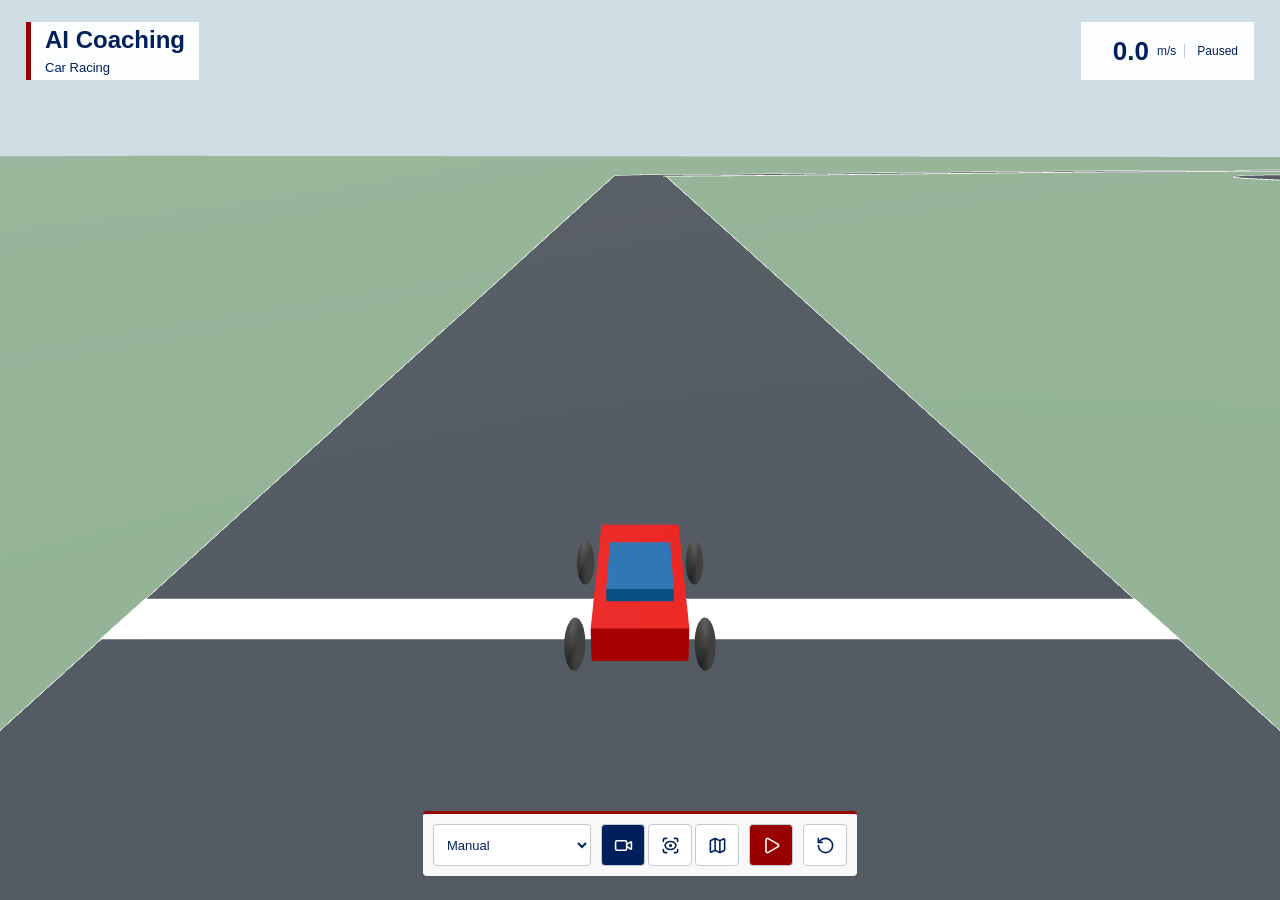
<file: car-mjx/index.html>
<!doctype html>
<html lang="en"><head><meta charset="UTF-8"><meta name="viewport" content="width=device-width, initial-scale=1.0"><title>AI Coaching | Car Racing</title>  <script type="module" crossorigin src="./assets/index-Bff6vose.js"></script>
  <link rel="stylesheet" crossorigin href="./assets/index-x-QyHPdZ.css">
</head>
<body><main id="scene"></main><header><div class="brand"><h1>AI Coaching</h1><span>Car Racing</span></div><div class="telemetry"><strong id="speed">0.0</strong><span>m/s</span><span id="status" role="status">Loading physics</span></div></header>
<footer><select id="mode" aria-label="Driver"><option value="manual">Manual</option><option value="reference">Reference controller</option></select><div class="cameras" role="group" aria-label="Camera"><button data-view="follow" title="Follow camera" aria-label="Follow camera" aria-pressed="true"><i data-lucide="video"></i></button><button data-view="driver" title="Driver camera" aria-label="Driver camera" aria-pressed="false"><i data-lucide="scan-eye"></i></button><button data-view="overview" title="Track overview" aria-label="Track overview" aria-pressed="false"><i data-lucide="map"></i></button></div><button id="pause" title="Resume" aria-label="Resume"><i data-lucide="play"></i></button><button id="reset" title="Reset" aria-label="Reset"><i data-lucide="rotate-ccw"></i></button></footer>
<div class="touch-controls"><button data-drive="left" aria-label="Steer left" title="Steer left"><i data-lucide="arrow-left"></i></button><button data-drive="right" aria-label="Steer right" title="Steer right"><i data-lucide="arrow-right"></i></button><button data-drive="brake" aria-label="Brake" title="Brake"><i data-lucide="square"></i></button><button data-drive="gas" aria-label="Accelerate" title="Accelerate"><i data-lucide="arrow-up"></i></button></div></body></html>
</file>
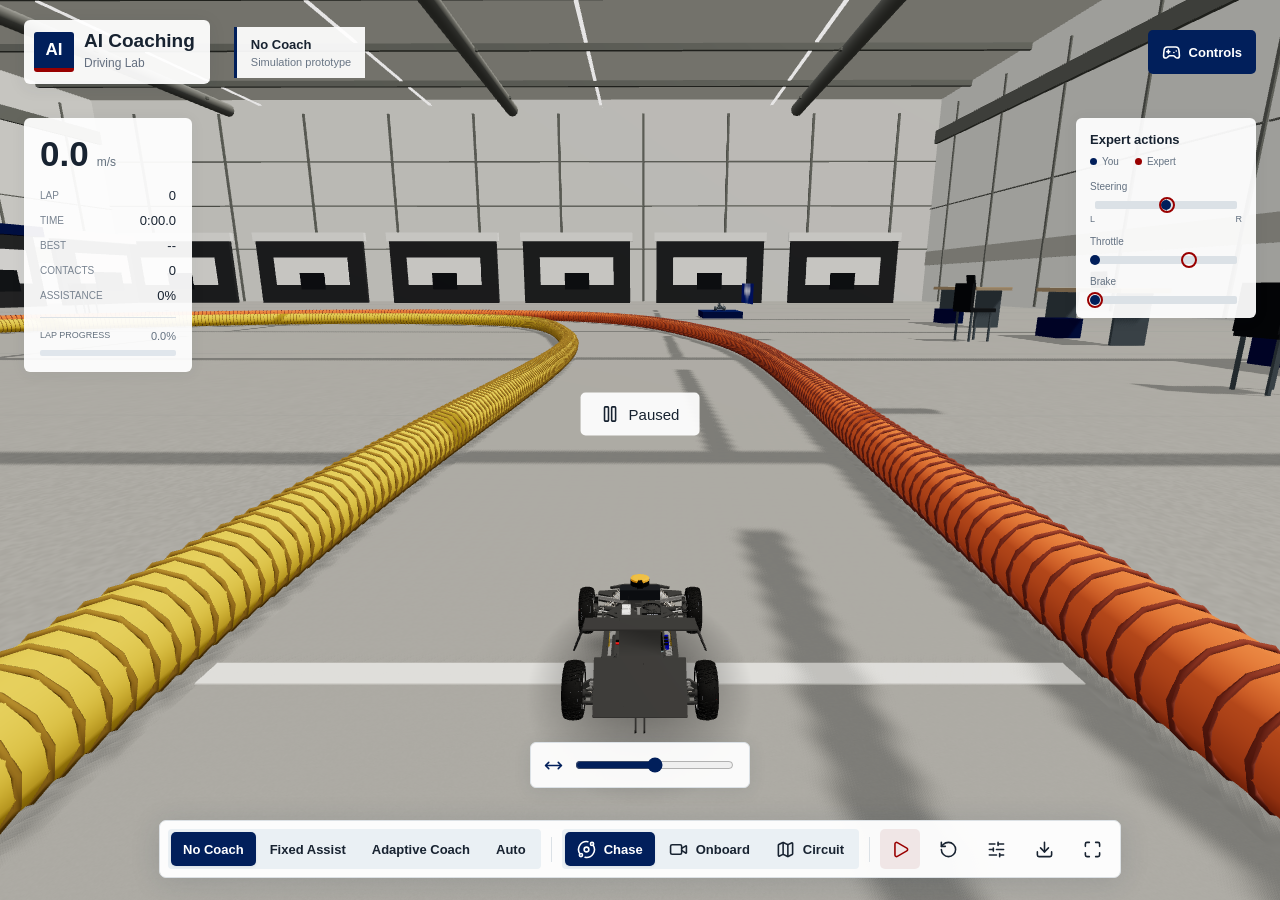
<file: car/index.html>
<!doctype html>
<html lang="en">
<head><meta charset="UTF-8"/><meta name="viewport" content="width=device-width,initial-scale=1,viewport-fit=cover"/><meta name="theme-color" content="#011f5b"/><meta name="darkreader-lock"/><title>AI Coaching | Driving Lab</title><link rel="icon" href="data:,"/>  <script type="module" crossorigin src="/car/assets/index-zDp0T7pw.js"></script>
  <link rel="stylesheet" crossorigin href="/car/assets/index-Cx9lZ_3p.css">
</head>
<body>
  <canvas id="world" aria-label="Three-dimensional RoboRacer driving circuit"></canvas>
  <header>
    <div class="brand"><div class="mark">AI</div><div><h1>AI Coaching</h1><span>Driving Lab</span></div></div>
    <div class="session"><span id="mode-label">No Coach</span><span class="prototype" id="phase-label">Simulation prototype</span></div>
    <button id="controls" class="help" title="Controls (H)"><i data-lucide="gamepad-2"></i><span>Controls</span></button>
  </header>
  <aside class="telemetry" aria-label="Driving telemetry">
    <div class="speed"><strong id="speed">0.0</strong><span>m/s</span></div>
    <dl><div><dt>LAP</dt><dd id="laps">0</dd></div><div><dt>TIME</dt><dd id="timer">0:00.0</dd></div><div><dt>BEST</dt><dd id="best">--</dd></div><div><dt>CONTACTS</dt><dd id="hits">0</dd></div><div><dt>ASSISTANCE</dt><dd id="assistance">0%</dd></div></dl>
    <div class="lap-progress"><div><span id="lap-progress-label">LAP PROGRESS</span><output id="lap-percent">0.0%</output></div><progress id="lap-progress" max="1" value="0" aria-label="Lap progress"></progress></div>
  </aside>
  <aside id="expert-actions" class="expert-actions" aria-label="Expert action display">
    <h2>Expert actions</h2><div class="command-legend"><span class="human">You</span><span class="expert">Expert</span></div>
    <div class="command-row"><span>Steering</span><div class="command-track steering"><b data-command="steer-human" class="human" role="img"></b><b data-command="steer-expert" class="expert" role="img"></b></div><div class="command-endpoints"><span>L</span><span>R</span></div></div>
    <div class="command-row"><span>Throttle</span><div class="command-track"><b data-command="throttle-human" class="human" role="img"></b><b data-command="throttle-expert" class="expert" role="img"></b></div></div>
    <div class="command-row"><span>Brake</span><div class="command-track"><b data-command="brake-human" class="human" role="img"></b><b data-command="brake-expert" class="expert" role="img"></b></div></div>
  </aside>
  <div id="paused" class="pause-state"><i data-lucide="pause"></i><span>Paused</span></div>
  <div id="loading" role="status">Loading circuit...</div>
  <div id="toast" role="status" aria-live="polite"></div>
  <div class="mouse-steering" title="Hold and drag to steer; release for keyboard control">
    <i data-lucide="move-horizontal"></i><input id="mouse-steer" type="range" min="-1" max="1" value="0" step=".01" aria-label="Hold and drag to steer"/>
  </div>
  <div class="touch-controls" aria-label="Touch driving controls">
    <div class="touch-steering"><i data-lucide="move-horizontal"></i><input id="touch-steer" type="range" min="-1" max="1" value="0" step=".01" aria-label="Steering"/></div>
    <button data-pedal="brake" title="Brake or reverse"><i data-lucide="octagon-pause"></i></button>
    <button data-pedal="throttle" title="Accelerate"><i data-lucide="chevrons-up"></i></button>
  </div>
  <footer class="toolbar">
    <div class="segmented driving-modes" role="group" aria-label="Driving mode"><button data-mode="manual" aria-pressed="true">No Coach</button><button data-mode="fixed" aria-pressed="false" disabled>Fixed Assist</button><button data-mode="coach" aria-pressed="false" disabled>Adaptive Coach</button><button data-mode="expert" aria-pressed="false" title="Autonomous IL driver (2 m/s maximum)" disabled>Auto</button></div>
    <div class="separator"></div>
    <div class="segmented cameras" role="group" aria-label="Camera"><button data-view="chase" aria-pressed="true" title="Chase camera" aria-label="Chase camera"><i data-lucide="orbit"></i><span>Chase</span></button><button data-view="onboard" aria-pressed="false" title="Onboard camera" aria-label="Onboard camera"><i data-lucide="video"></i><span>Onboard</span></button><button data-view="circuit" aria-pressed="false" title="Circuit camera" aria-label="Circuit camera"><i data-lucide="map"></i><span>Circuit</span></button></div>
    <div class="separator"></div>
    <button id="pause" class="icon" title="Resume (Space)" aria-label="Resume"><i data-lucide="play"></i></button>
    <button id="recover" class="icon" title="Return to track (R)" aria-label="Return to track"><i data-lucide="rotate-ccw"></i></button>
    <button id="settings" class="icon" title="Settings" aria-label="Settings"><i data-lucide="sliders-horizontal"></i></button>
    <button id="export" class="icon" title="Download session" aria-label="Download session"><i data-lucide="download"></i></button>
    <button id="fullscreen" class="icon" title="Fullscreen" aria-label="Fullscreen"><i data-lucide="maximize"></i></button>
  </footer>
  <dialog id="controls-dialog">
    <div class="dialog-head"><h2>Driving Controls</h2><button data-close class="icon" aria-label="Close controls" title="Close"><i data-lucide="x"></i></button></div>
    <div class="control-grid"><section><h3>Keyboard / mouse</h3><div class="key-row"><kbd data-key="KeyW">W</kbd><span>Accelerate</span></div><div class="key-row"><kbd data-key="KeyS">S</kbd><span>Brake / reverse</span></div><div class="key-row"><kbd data-key="KeyA">A</kbd><kbd data-key="KeyD">D</kbd><span>Steer</span></div><div class="key-row"><i data-lucide="move-horizontal"></i><span>Hold and drag to steer</span></div></section>
    <section><h3>Gamepad</h3><div class="key-row"><kbd>L</kbd><span>Steer</span></div><div class="key-row"><kbd>R2 / RT</kbd><span>Accelerate</span></div><div class="key-row"><kbd>L2 / LT</kbd><span>Brake / reverse</span></div><div class="key-row"><kbd>Menu</kbd><span>Start / pause</span></div></section></div>
    <div class="input-test"><span id="device" role="status">Scanning for controller...</span><p id="pad-hint">Press any controller button to connect.</p><div><label>Steering <meter id="steer-meter" min="-1" max="1" value="0"></meter></label><label>Throttle <meter id="throttle-meter" min="0" max="1" value="0"></meter></label><label>Brake <meter id="brake-meter" min="0" max="1" value="0"></meter></label></div></div>
    <div class="shortcuts"><span><kbd>Space</kbd> Pause</span><span><kbd>R</kbd> Recover</span><span><kbd>C</kbd> Camera</span></div>
    <button id="start" class="primary"><i data-lucide="play"></i>Start driving</button>
  </dialog>
  <dialog id="settings-dialog">
    <div class="dialog-head"><h2>Session Settings</h2><button data-close class="icon" aria-label="Close settings" title="Close"><i data-lucide="x"></i></button></div>
    <label class="setting">Manual speed limit <output id="limit-label">7.0 m/s</output><input id="speed-limit" type="range" min=".8" max="7" step=".1" value="7"/></label>
    <p class="speed-note">Auto, assistance and practice tests are limited to 2.0 m/s.</p>
    <label class="setting">Fixed assistance <output id="assist-label">85%</output><input id="fixed-assistance" type="range" min="0" max="1" step=".05" value=".85"/></label>
    <label class="check"><input id="reference-line" type="checkbox"/>Reference line</label>
    <label class="check"><input id="expert-cues" type="checkbox" checked/>Expert actions</label>
    <div class="session-actions"><button id="il-drive" disabled><i data-lucide="play"></i>IL driver</button><button id="practice-session" disabled><i data-lucide="timer"></i>Practice & test</button></div>
    <button id="reset-session"><i data-lucide="rotate-ccw"></i>New session</button>
    <a class="about" href="./ABOUT.md" target="_blank" rel="noopener">Platform, sources & limitations</a>
  </dialog>
  <dialog id="results-dialog">
    <div class="dialog-head"><h2>Session Results</h2><button data-close class="icon" aria-label="Close results" title="Close"><i data-lucide="x"></i></button></div>
    <table class="session-results"><thead><tr><th>Solo test</th><th>Before</th><th>After</th></tr></thead><tbody id="session-results"></tbody></table>
  </dialog>
</body></html>
</file>
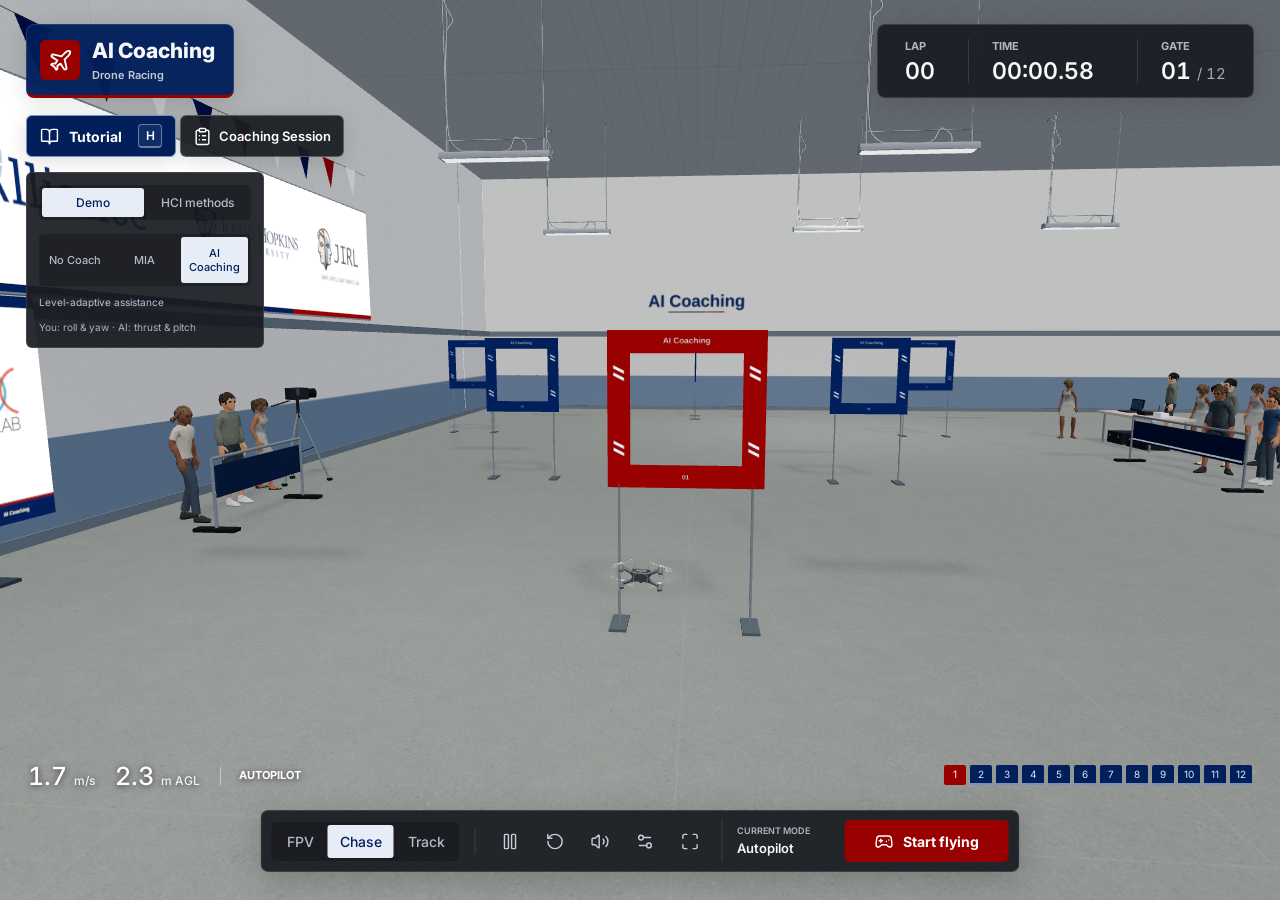
<file: coaching-session/index.html>
<!doctype html>
<html lang="en"><head><meta charset="UTF-8"><meta name="viewport" content="width=device-width,initial-scale=1,viewport-fit=cover"><meta name="theme-color" content="#011f5b"><meta name="darkreader-lock"><meta name="description" content="AI Coaching: Drone Racing in MuJoCo. Fly the original warehouse circuit with keyboard, gamepad, or the trained expert."><link rel="icon" href="data:,"><title>AI Coaching | Drone Racing</title>  <script type="module" crossorigin src="/coaching-session/assets/index-CV1IBkIm.js"></script>
  <link rel="stylesheet" crossorigin href="/coaching-session/assets/index-Baw5r-_t.css">
</head><body><main id="app"></main></body></html>
</file>
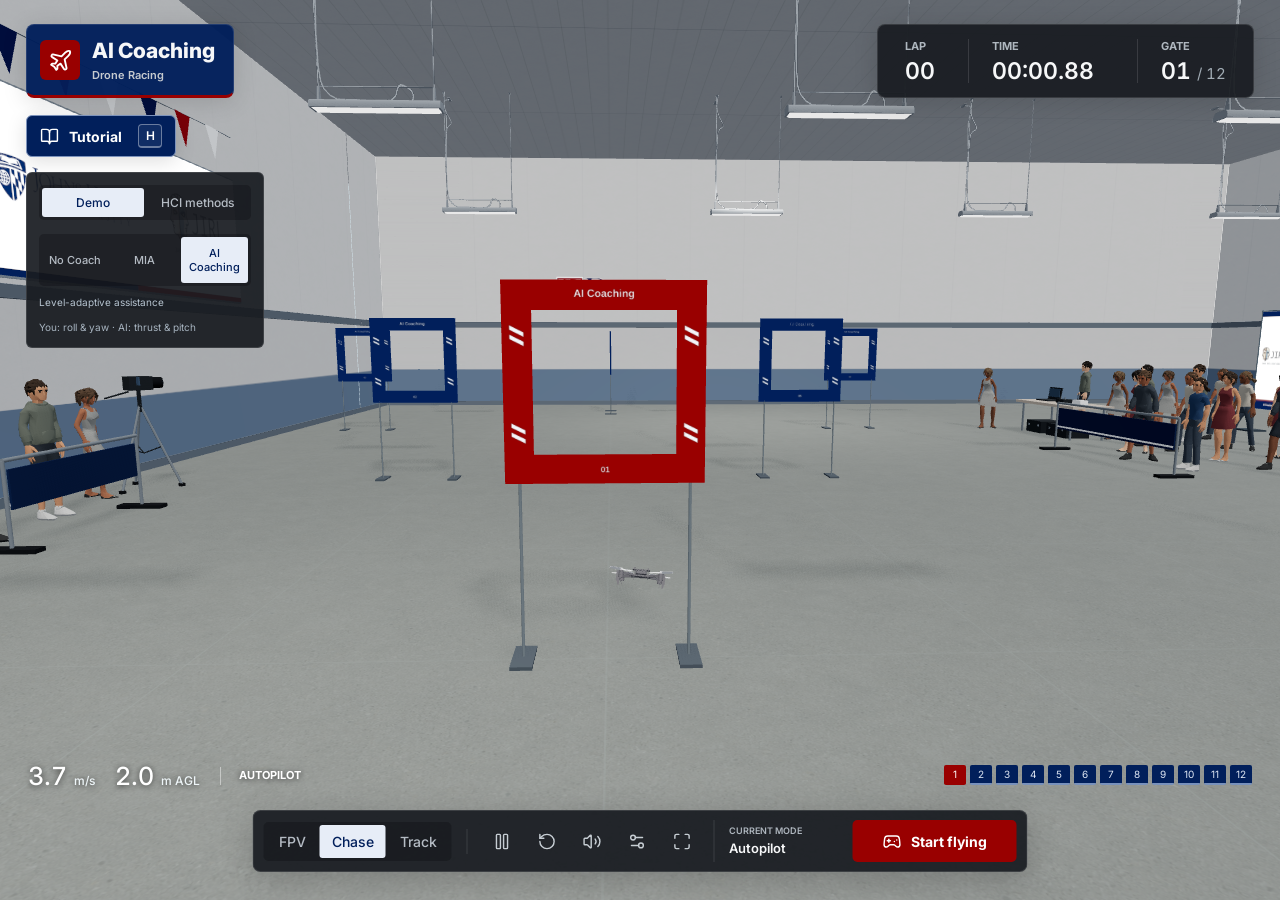
<file: demo/index.html>
<!doctype html>
<html lang="en"><head><meta charset="UTF-8"><meta name="viewport" content="width=device-width,initial-scale=1,viewport-fit=cover"><meta name="theme-color" content="#011f5b"><meta name="darkreader-lock"><meta name="description" content="AI Coaching: Drone Racing in MuJoCo. Fly the original warehouse circuit with keyboard, gamepad, or the trained expert."><link rel="icon" href="data:,"><title>AI Coaching | Drone Racing</title>  <script type="module" crossorigin src="/demo/assets/index-CLm-IV_R.js"></script>
  <link rel="stylesheet" crossorigin href="/demo/assets/index-BbvzeSdT.css">
</head><body><main id="app"></main></body></html>
</file>
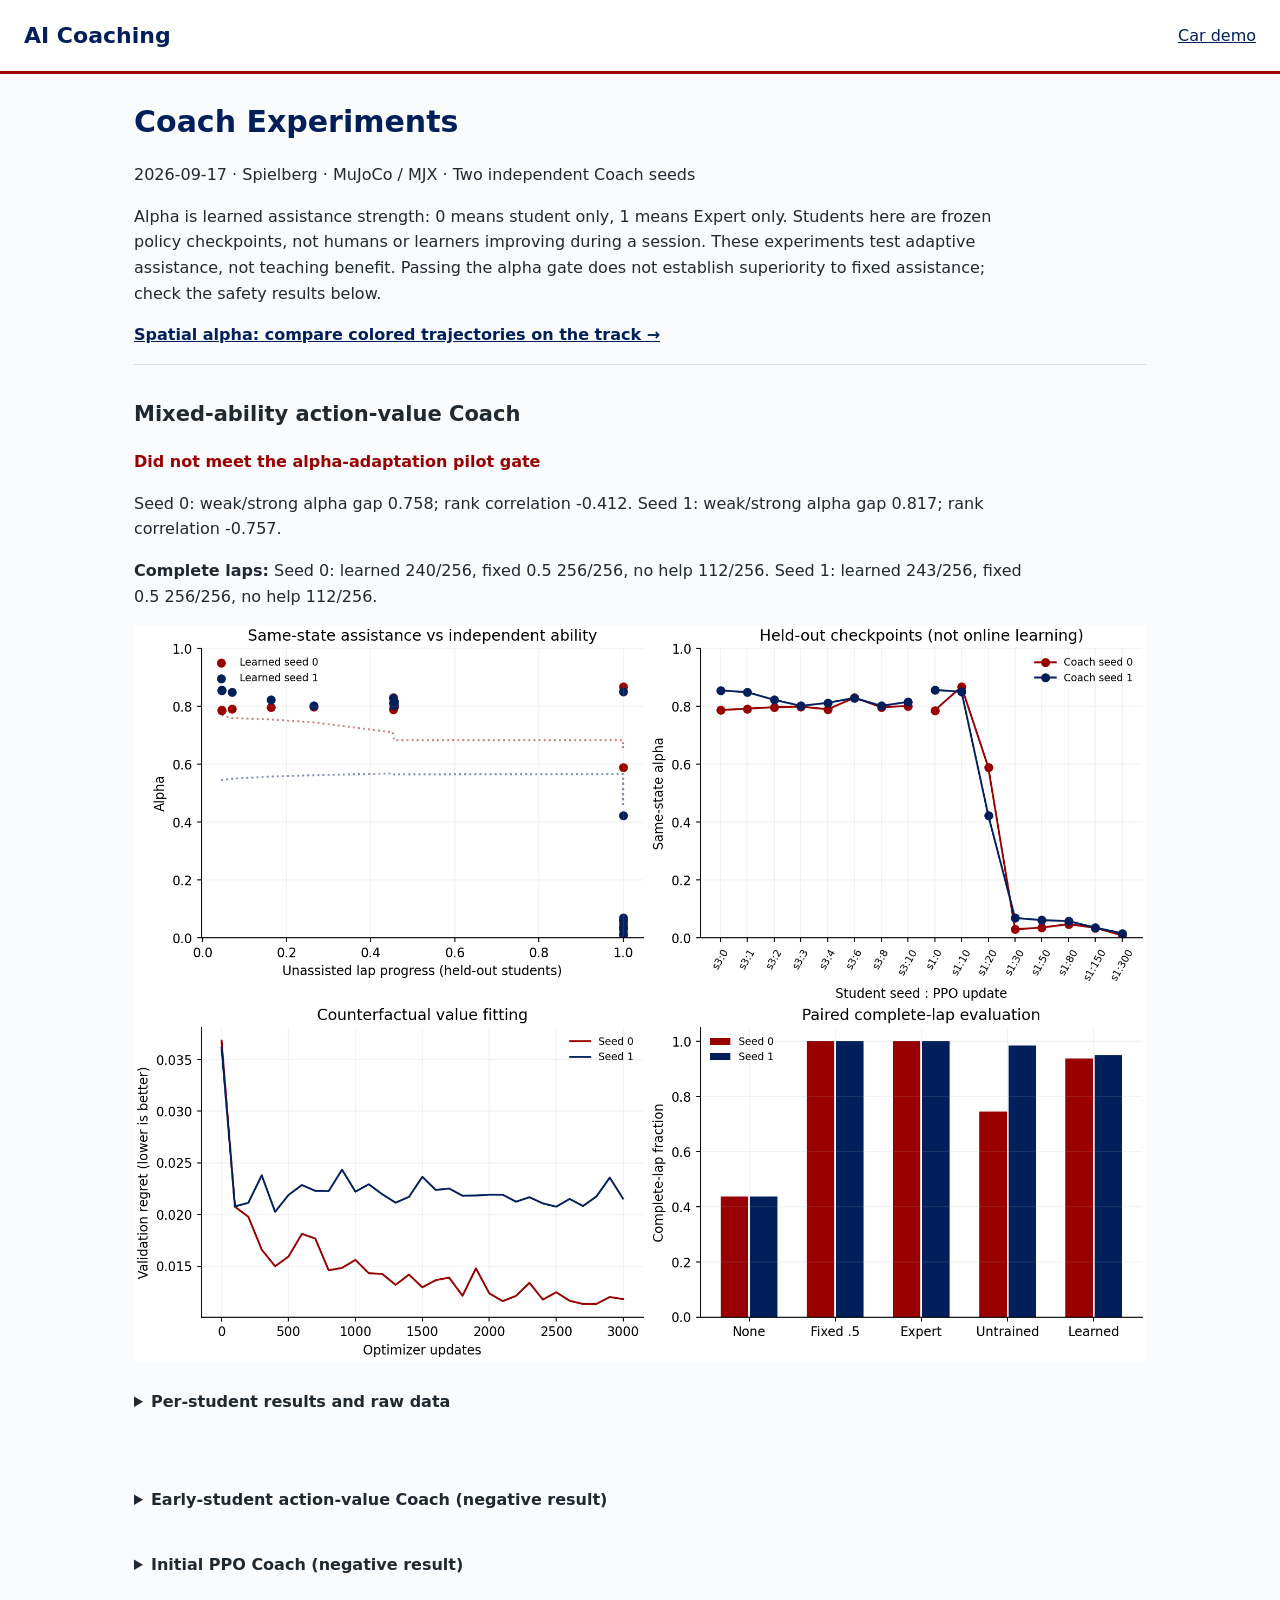
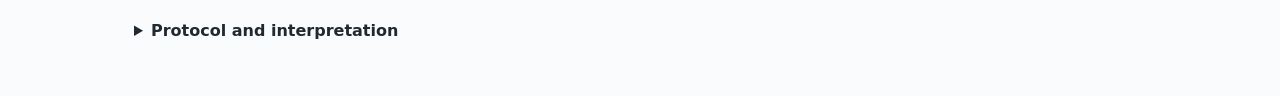
<file: car-mjx/results/index.html>
<!doctype html><html lang="en"><head><meta charset="utf-8"><meta name="viewport" content="width=device-width,initial-scale=1"><title>AI Coaching | Coach Experiments</title>
<style>*{box-sizing:border-box}body{margin:0;background:#fafbfc;color:#202830;font:16px/1.6 system-ui;letter-spacing:0}header{border-bottom:3px solid #990000;padding:18px 24px;display:flex;gap:20px;align-items:center;justify-content:space-between;background:white}header strong{color:#011f5b;font-size:22px}a{color:#011f5b}main{max-width:1060px;margin:auto;padding:24px}h1{font-size:30px;color:#011f5b;margin:0}h2{font-size:21px}.result{color:#990000;font-weight:700}section{border-top:1px solid #d8dde3;padding:16px 0}img{display:block;width:100%;height:auto}summary{cursor:pointer;font-weight:600;padding:12px 0}table{border-collapse:collapse;width:100%;font-size:14px;text-align:right}td,th{padding:8px;border-bottom:1px solid #d8dde3;white-space:nowrap}.table-scroll{overflow:auto}details{margin:16px 0}p{max-width:900px}@media(max-width:500px){main{padding:16px}header{padding:14px 16px;align-items:start}header strong{font-size:19px}h1{font-size:26px}}</style></head><body><header><strong>AI Coaching</strong><a href="../">Car demo</a></header><main><h1>Coach Experiments</h1><p>2026-09-17 · Spielberg · MuJoCo / MJX · Two independent Coach seeds</p>
<p>Alpha is learned assistance strength: 0 means student only, 1 means Expert only. Students here are frozen policy checkpoints, not humans or learners improving during a session. These experiments test adaptive assistance, not teaching benefit. Passing the alpha gate does not establish superiority to fixed assistance; check the safety results below.</p>
<p><a href="track/"><strong>Spatial alpha: compare colored trajectories on the track &rarr;</strong></a></p>
<section><h2>Mixed-ability action-value Coach</h2><p class="result">Did not meet the alpha-adaptation pilot gate</p>
<p>Seed 0: weak/strong alpha gap 0.758; rank correlation -0.412. Seed 1: weak/strong alpha gap 0.817; rank correlation -0.757.</p><p><strong>Complete laps:</strong> Seed 0: learned 240/256, fixed 0.5 256/256, no help 112/256. Seed 1: learned 243/256, fixed 0.5 256/256, no help 112/256.</p><img src="v3-curves.png" alt="Measured independent ability, same-state alpha and paired driving outcomes for two Coach seeds">
<details><summary>Per-student results and raw data</summary><div class="table-scroll"><table><thead><tr><th>Coach seed</th><th>Student seed:update</th><th>Solo laps</th><th>Same-state alpha</th><th>Coached laps</th><th>Driving alpha</th></tr></thead><tbody><tr><td>0</td><td>s3:0</td><td>0.0%</td><td>0.787</td><td>100.0%</td><td>0.868</td></tr><tr><td>0</td><td>s3:1</td><td>0.0%</td><td>0.792</td><td>87.5%</td><td>0.877</td></tr><tr><td>0</td><td>s3:2</td><td>0.0%</td><td>0.797</td><td>100.0%</td><td>0.892</td></tr><tr><td>0</td><td>s3:3</td><td>0.0%</td><td>0.799</td><td>100.0%</td><td>0.885</td></tr><tr><td>0</td><td>s3:4</td><td>0.0%</td><td>0.790</td><td>100.0%</td><td>0.886</td></tr><tr><td>0</td><td>s3:6</td><td>0.0%</td><td>0.830</td><td>100.0%</td><td>0.888</td></tr><tr><td>0</td><td>s3:8</td><td>0.0%</td><td>0.797</td><td>100.0%</td><td>0.872</td></tr><tr><td>0</td><td>s3:10</td><td>0.0%</td><td>0.801</td><td>100.0%</td><td>0.867</td></tr><tr><td>0</td><td>s1:0</td><td>0.0%</td><td>0.786</td><td>31.2%</td><td>0.820</td></tr><tr><td>0</td><td>s1:10</td><td>100.0%</td><td>0.868</td><td>100.0%</td><td>0.916</td></tr><tr><td>0</td><td>s1:20</td><td>100.0%</td><td>0.590</td><td>81.2%</td><td>0.640</td></tr><tr><td>0</td><td>s1:30</td><td>100.0%</td><td>0.030</td><td>100.0%</td><td>0.069</td></tr><tr><td>0</td><td>s1:50</td><td>100.0%</td><td>0.036</td><td>100.0%</td><td>0.066</td></tr><tr><td>0</td><td>s1:80</td><td>100.0%</td><td>0.048</td><td>100.0%</td><td>0.041</td></tr><tr><td>0</td><td>s1:150</td><td>100.0%</td><td>0.035</td><td>100.0%</td><td>0.033</td></tr><tr><td>0</td><td>s1:300</td><td>100.0%</td><td>0.009</td><td>100.0%</td><td>0.019</td></tr><tr><td>1</td><td>s3:0</td><td>0.0%</td><td>0.855</td><td>100.0%</td><td>0.917</td></tr><tr><td>1</td><td>s3:1</td><td>0.0%</td><td>0.849</td><td>93.8%</td><td>0.920</td></tr><tr><td>1</td><td>s3:2</td><td>0.0%</td><td>0.822</td><td>87.5%</td><td>0.905</td></tr><tr><td>1</td><td>s3:3</td><td>0.0%</td><td>0.802</td><td>81.2%</td><td>0.869</td></tr><tr><td>1</td><td>s3:4</td><td>0.0%</td><td>0.812</td><td>68.8%</td><td>0.873</td></tr><tr><td>1</td><td>s3:6</td><td>0.0%</td><td>0.829</td><td>100.0%</td><td>0.888</td></tr><tr><td>1</td><td>s3:8</td><td>0.0%</td><td>0.802</td><td>100.0%</td><td>0.872</td></tr><tr><td>1</td><td>s3:10</td><td>0.0%</td><td>0.815</td><td>100.0%</td><td>0.868</td></tr><tr><td>1</td><td>s1:0</td><td>0.0%</td><td>0.857</td><td>87.5%</td><td>0.903</td></tr><tr><td>1</td><td>s1:10</td><td>100.0%</td><td>0.850</td><td>100.0%</td><td>0.930</td></tr><tr><td>1</td><td>s1:20</td><td>100.0%</td><td>0.423</td><td>100.0%</td><td>0.459</td></tr><tr><td>1</td><td>s1:30</td><td>100.0%</td><td>0.069</td><td>100.0%</td><td>0.050</td></tr><tr><td>1</td><td>s1:50</td><td>100.0%</td><td>0.062</td><td>100.0%</td><td>0.099</td></tr><tr><td>1</td><td>s1:80</td><td>100.0%</td><td>0.058</td><td>100.0%</td><td>0.030</td></tr><tr><td>1</td><td>s1:150</td><td>100.0%</td><td>0.036</td><td>100.0%</td><td>0.031</td></tr><tr><td>1</td><td>s1:300</td><td>100.0%</td><td>0.016</td><td>100.0%</td><td>0.016</td></tr></tbody></table></div>
<p><a href="v3-analysis.json">Analysis JSON</a> &middot; <a href="v3-seed0-evaluation.json">Seed 0 episodes</a> &middot; <a href="v3-seed1-evaluation.json">Seed 1 episodes</a></p></details></section>
<details><summary>Early-student action-value Coach (negative result)</summary><section><h2>Early-student action-value Coach (negative result)</h2><p class="result">Did not meet the alpha-adaptation pilot gate</p>
<p>Seed 0: weak/strong alpha gap 0.003; rank correlation -0.048. Seed 1: weak/strong alpha gap -0.001; rank correlation 0.071.</p><p><strong>Complete laps:</strong> Seed 0: learned 114/128, fixed 0.5 128/128, no help 0/128. Seed 1: learned 127/128, fixed 0.5 128/128, no help 0/128.</p><img src="v2-curves.png" alt="Measured independent ability, same-state alpha and paired driving outcomes for two Coach seeds">
<details><summary>Per-student results and raw data</summary><div class="table-scroll"><table><thead><tr><th>Coach seed</th><th>Student seed:update</th><th>Solo laps</th><th>Same-state alpha</th><th>Coached laps</th><th>Driving alpha</th></tr></thead><tbody><tr><td>0</td><td>s3:0</td><td>0.0%</td><td>0.819</td><td>81.2%</td><td>0.895</td></tr><tr><td>0</td><td>s3:1</td><td>0.0%</td><td>0.829</td><td>68.8%</td><td>0.876</td></tr><tr><td>0</td><td>s3:2</td><td>0.0%</td><td>0.795</td><td>93.8%</td><td>0.872</td></tr><tr><td>0</td><td>s3:3</td><td>0.0%</td><td>0.785</td><td>100.0%</td><td>0.870</td></tr><tr><td>0</td><td>s3:4</td><td>0.0%</td><td>0.777</td><td>75.0%</td><td>0.860</td></tr><tr><td>0</td><td>s3:6</td><td>0.0%</td><td>0.810</td><td>100.0%</td><td>0.868</td></tr><tr><td>0</td><td>s3:8</td><td>0.0%</td><td>0.788</td><td>93.8%</td><td>0.862</td></tr><tr><td>0</td><td>s3:10</td><td>0.0%</td><td>0.835</td><td>100.0%</td><td>0.906</td></tr><tr><td>1</td><td>s3:0</td><td>0.0%</td><td>0.842</td><td>100.0%</td><td>0.901</td></tr><tr><td>1</td><td>s3:1</td><td>0.0%</td><td>0.863</td><td>100.0%</td><td>0.937</td></tr><tr><td>1</td><td>s3:2</td><td>0.0%</td><td>0.817</td><td>93.8%</td><td>0.879</td></tr><tr><td>1</td><td>s3:3</td><td>0.0%</td><td>0.810</td><td>100.0%</td><td>0.871</td></tr><tr><td>1</td><td>s3:4</td><td>0.0%</td><td>0.795</td><td>100.0%</td><td>0.882</td></tr><tr><td>1</td><td>s3:6</td><td>0.0%</td><td>0.818</td><td>100.0%</td><td>0.885</td></tr><tr><td>1</td><td>s3:8</td><td>0.0%</td><td>0.839</td><td>100.0%</td><td>0.913</td></tr><tr><td>1</td><td>s3:10</td><td>0.0%</td><td>0.869</td><td>100.0%</td><td>0.910</td></tr></tbody></table></div>
<p><a href="v2-analysis.json">Analysis JSON</a> &middot; <a href="v2-seed0-evaluation.json">Seed 0 episodes</a> &middot; <a href="v2-seed1-evaluation.json">Seed 1 episodes</a></p></details></section></details>
<details><summary>Initial PPO Coach (negative result)</summary><section><h2>Initial PPO Coach (negative result)</h2><p class="result">Did not meet the alpha-adaptation pilot gate</p>
<p>Seed 0: weak/strong alpha gap 0.007; rank correlation -0.577. Seed 1: weak/strong alpha gap 0.008; rank correlation -0.577.</p><p><strong>Complete laps:</strong> Seed 0: learned 128/128, fixed 0.5 128/128, no help 112/128. Seed 1: learned 128/128, fixed 0.5 128/128, no help 112/128.</p><img src="v1-curves.png" alt="Measured independent ability, same-state alpha and paired driving outcomes for two Coach seeds">
<details><summary>Per-student results and raw data</summary><div class="table-scroll"><table><thead><tr><th>Coach seed</th><th>Student seed:update</th><th>Solo laps</th><th>Same-state alpha</th><th>Coached laps</th><th>Driving alpha</th></tr></thead><tbody><tr><td>0</td><td>s1:0</td><td>0.0%</td><td>0.601</td><td>100.0%</td><td>0.602</td></tr><tr><td>0</td><td>s1:10</td><td>100.0%</td><td>0.600</td><td>100.0%</td><td>0.602</td></tr><tr><td>0</td><td>s1:20</td><td>100.0%</td><td>0.596</td><td>100.0%</td><td>0.597</td></tr><tr><td>0</td><td>s1:30</td><td>100.0%</td><td>0.594</td><td>100.0%</td><td>0.594</td></tr><tr><td>0</td><td>s1:50</td><td>100.0%</td><td>0.593</td><td>100.0%</td><td>0.593</td></tr><tr><td>0</td><td>s1:80</td><td>100.0%</td><td>0.593</td><td>100.0%</td><td>0.592</td></tr><tr><td>0</td><td>s1:150</td><td>100.0%</td><td>0.592</td><td>100.0%</td><td>0.592</td></tr><tr><td>0</td><td>s1:300</td><td>100.0%</td><td>0.592</td><td>100.0%</td><td>0.593</td></tr><tr><td>1</td><td>s1:0</td><td>0.0%</td><td>0.605</td><td>100.0%</td><td>0.608</td></tr><tr><td>1</td><td>s1:10</td><td>100.0%</td><td>0.602</td><td>100.0%</td><td>0.607</td></tr><tr><td>1</td><td>s1:20</td><td>100.0%</td><td>0.599</td><td>100.0%</td><td>0.600</td></tr><tr><td>1</td><td>s1:30</td><td>100.0%</td><td>0.596</td><td>100.0%</td><td>0.597</td></tr><tr><td>1</td><td>s1:50</td><td>100.0%</td><td>0.595</td><td>100.0%</td><td>0.595</td></tr><tr><td>1</td><td>s1:80</td><td>100.0%</td><td>0.595</td><td>100.0%</td><td>0.594</td></tr><tr><td>1</td><td>s1:150</td><td>100.0%</td><td>0.594</td><td>100.0%</td><td>0.593</td></tr><tr><td>1</td><td>s1:300</td><td>100.0%</td><td>0.592</td><td>100.0%</td><td>0.593</td></tr></tbody></table></div>
<p><a href="v1-analysis.json">Analysis JSON</a> &middot; <a href="v1-seed0-evaluation.json">Seed 0 episodes</a> &middot; <a href="v1-seed1-evaluation.json">Seed 1 episodes</a></p></details></section></details><details><summary>Protocol and interpretation</summary><p>The Coach sees physical observations and proposed student/Expert actions, not student level, identity or training time. Counterfactual branches apply help briefly, then measure solo driving with help removed. The second version regresses action values from 11 candidate actions and chooses the predicted best value. It is finite-horizon counterfactual value regression, not a successful PPO or infinite-horizon Q-learning result.</p><p>Each condition uses 16 paired starts per held-out student and a 120-second limit. Controls include no assistance, fixed 0.5, full Expert and an untrained Coach. Same-state alpha is evaluated on shared Expert-visited states, not different driving trajectories. Complete laps score 1 regardless of small projection errors at termination. No alpha schedule or desired downward trend is a training target.</p><p>A curve alone is insufficient: compare independent ability, assisted safety and baseline performance. No claim of human learning, retained learning, cross-track generalization or causal superiority of the counterfactual objective is established.</p></details></main></body></html>
</file>
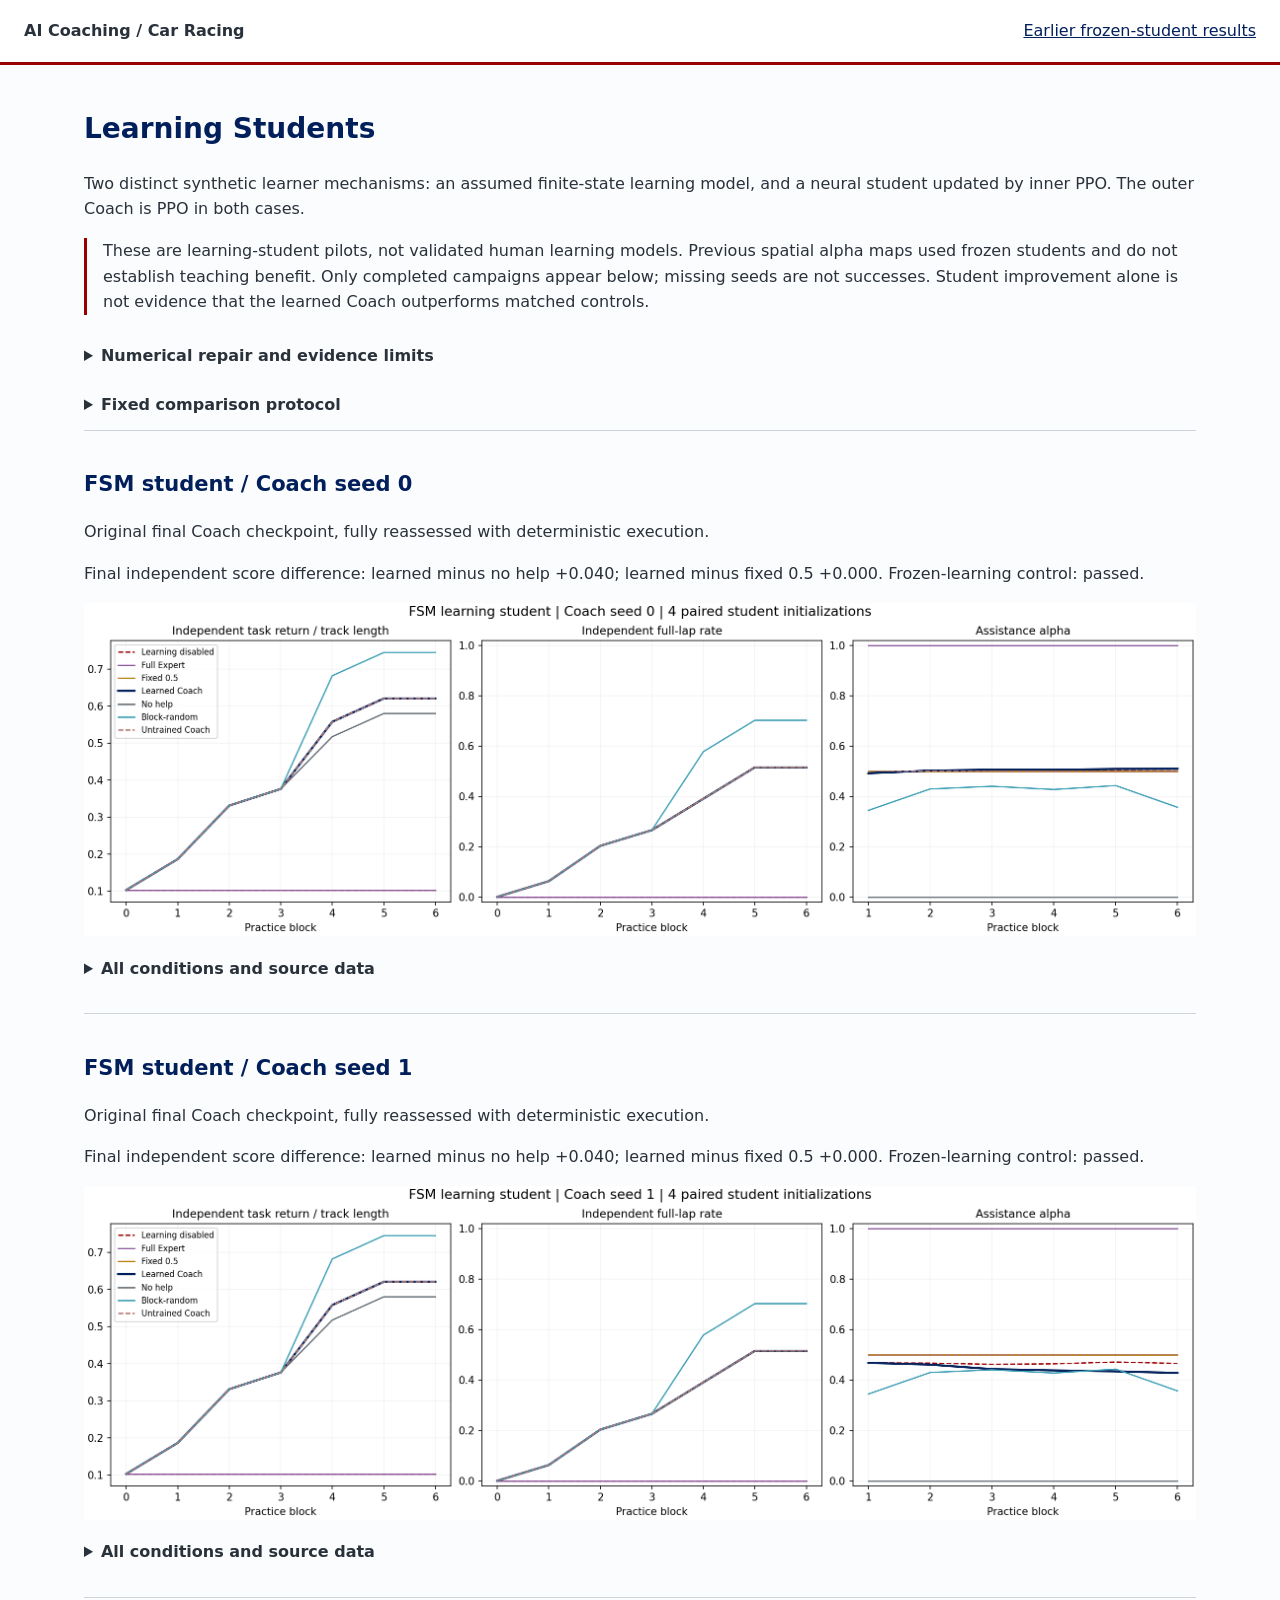
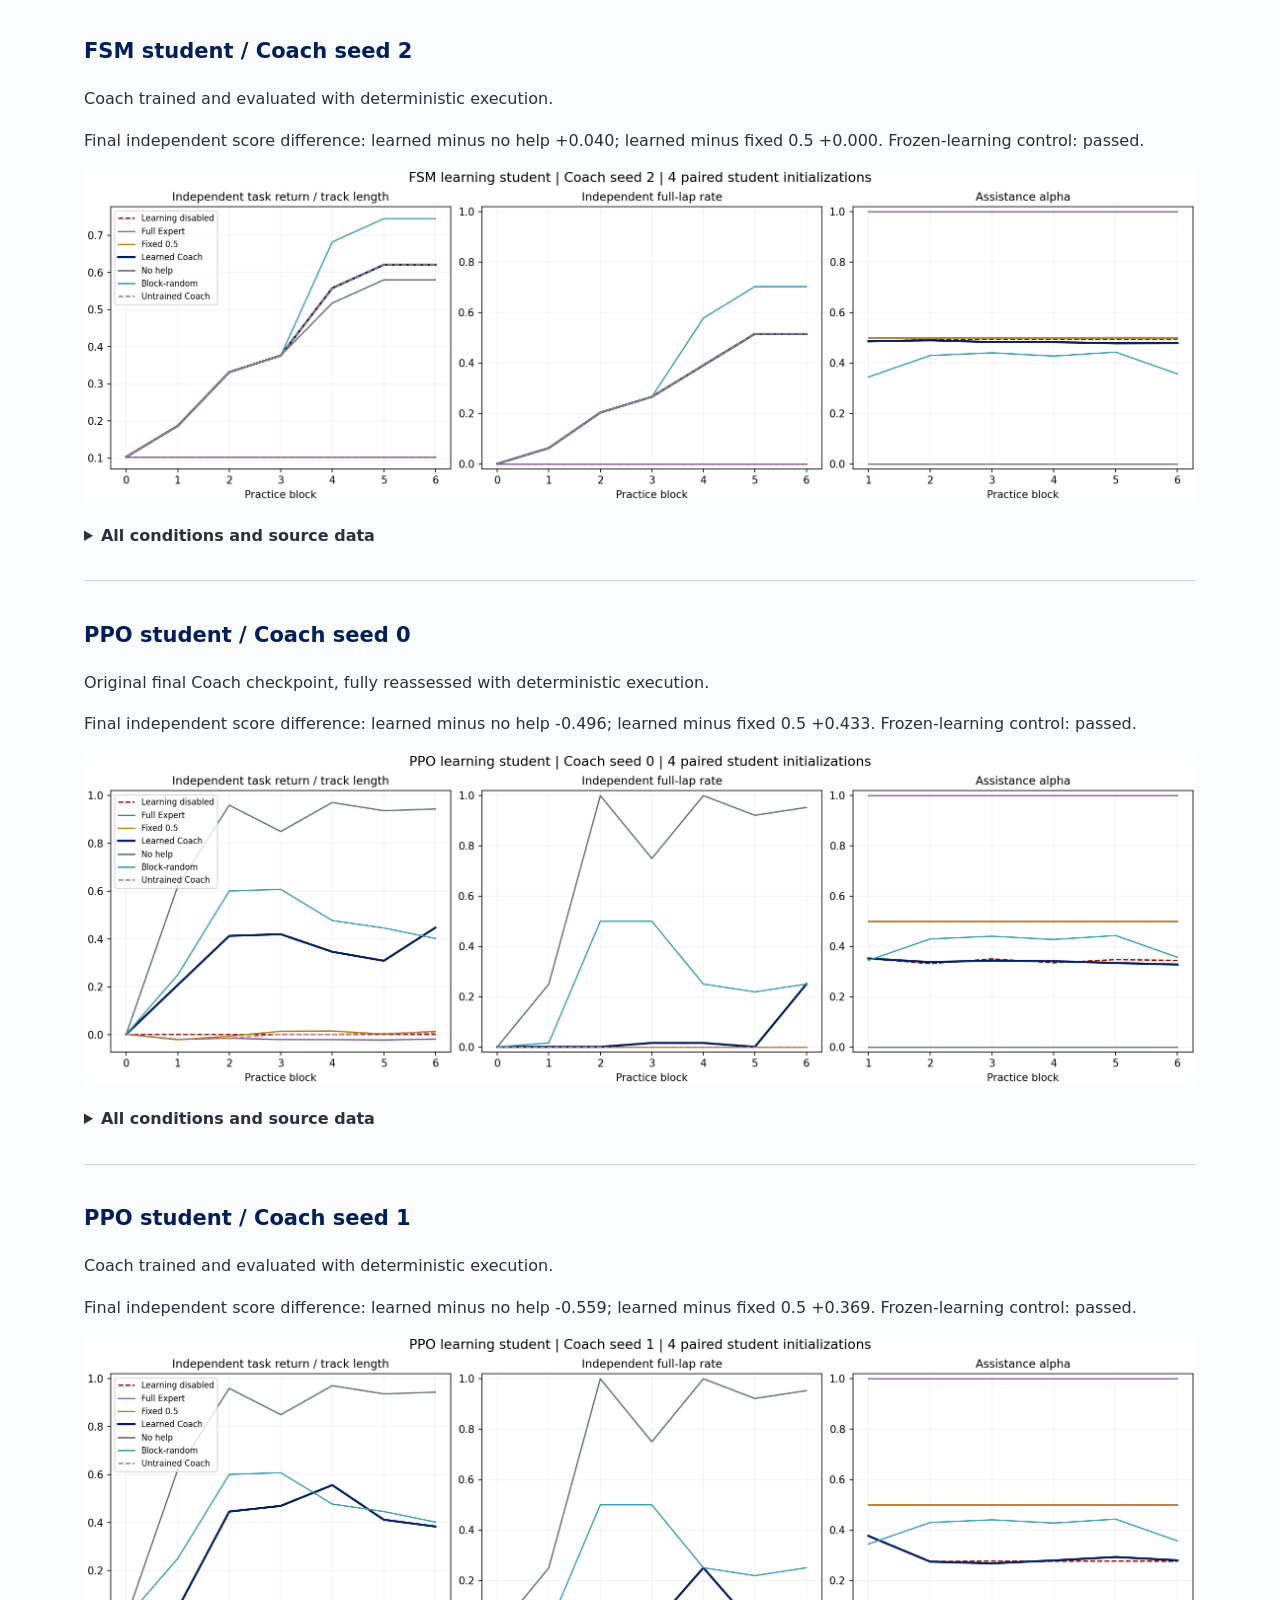
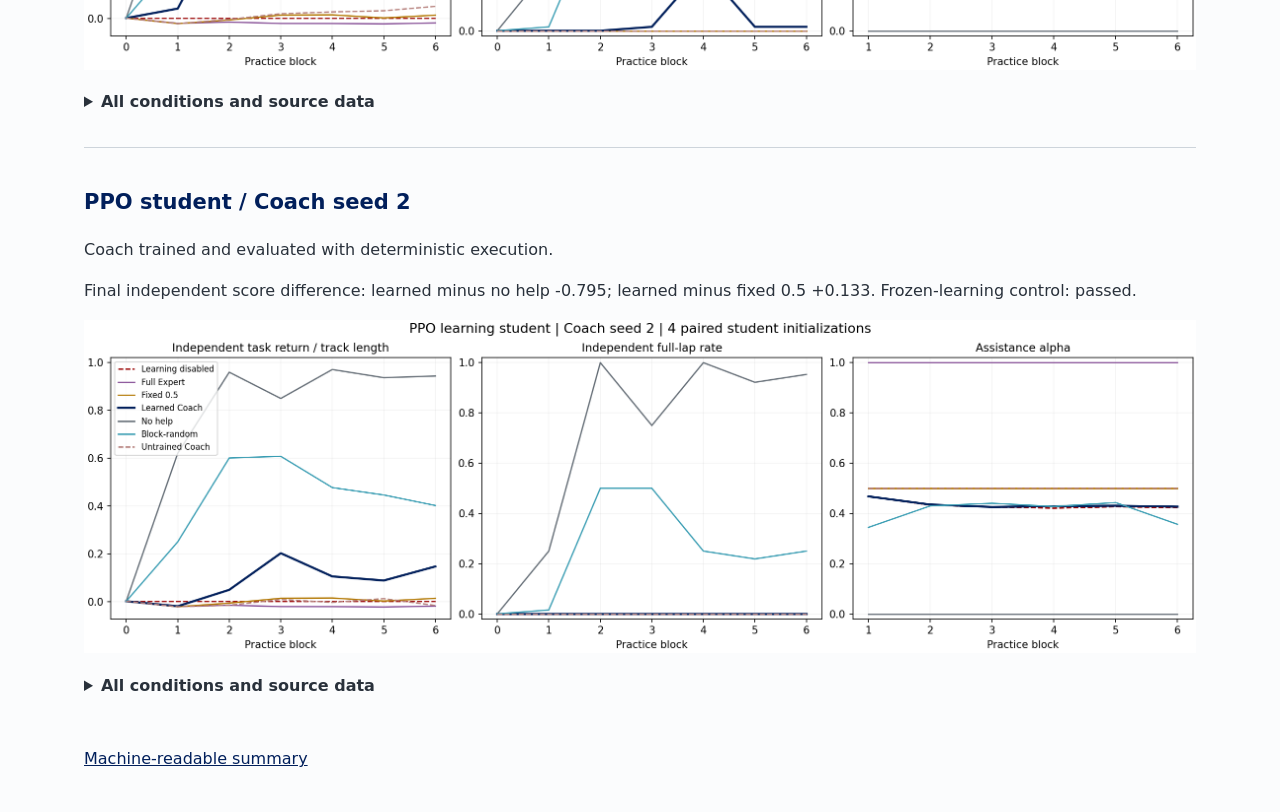
<file: car-mjx/results/learning/index.html>
<!doctype html><html lang="en"><head><meta charset="utf-8"><meta name="viewport" content="width=device-width,initial-scale=1"><title>AI Coaching | Learning Students</title>
<style>*{box-sizing:border-box}body{margin:0;background:#fbfcfd;color:#29313b;font:16px/1.6 system-ui;letter-spacing:0}header{border-bottom:3px solid #990000;padding:18px 24px;display:flex;justify-content:space-between;gap:15px;background:white}a,h1,h2{color:#011f5b}main{max-width:1160px;margin:auto;padding:24px}h1{font-size:28px}h2{font-size:21px}section{border-top:1px solid #cdd4db;padding:20px 0}img{width:100%;height:auto}summary{cursor:pointer;font-weight:650;padding:12px 0}.scroll{overflow:auto}table{border-collapse:collapse;width:100%;white-space:nowrap;font-size:14px}td,th{padding:8px;border-bottom:1px solid #ccd2d9;text-align:right}.warning{border-left:3px solid #990000;padding-left:16px}li{margin:8px 0}@media(max-width:600px){main{padding:16px}header{padding:14px 16px;font-size:14px}h1{font-size:25px}}</style></head>
<body><header><strong>AI Coaching / Car Racing</strong><a href="../">Earlier frozen-student results</a></header><main><h1>Learning Students</h1>
<p>Two distinct synthetic learner mechanisms: an assumed finite-state learning model, and a neural student updated by inner PPO. The outer Coach is PPO in both cases.</p>
<p class="warning">These are learning-student pilots, not validated human learning models. Previous spatial alpha maps used frozen students and do not establish teaching benefit. Only completed campaigns appear below; missing seeds are not successes. Student improvement alone is not evidence that the learned Coach outperforms matched controls.</p>
<details><summary>Numerical repair and evidence limits</summary><p>Earlier FSM evaluations failed the frozen-learning repeatability gate. The failed artifacts were kept. Enabling deterministic GPU execution removed the observed drift without increasing the tolerance. FSM seeds 0/1 and PPO seed 0 retain their original final Coach weights; their complete evaluations were rerun. The remaining seeds were both trained and evaluated with deterministic execution. This post-hoc engineering repair is not an untouched blind test.</p><p>Four test-student initializations are shared across Coach seeds. The 16 report starts per student are not 16 independent students. The Coach observes a separate diagnostic exam bank, never the report bank. The public driving demo still runs Manual / Expert, not this learning Coach.</p></details>
<details><summary>Fixed comparison protocol</summary><ul><li>Each intervention covers 51.2 seconds per parallel practice replica, with eight fresh collect/update cycles for PPO. Six blocks per learner. Replicas share learner parameters and are not independent students.</li><li>Reward is the change in independent task return at common exam starts. No assistance cost, assisted reward or assigned skill gain is added.</li><li>Exams remove help, freeze learning, stop at a full lap or failure with a 120-second cap, and cannot change practice state, optimizer or RNG.</li><li>Final checkpoints only. Paired student initializations and exam starts across conditions. No claim of statistical significance or human benefit from these small samples.</li><li>FSM upgrades are explicitly assumed and stochastic; PPO weights update from task reward without imitation targets. Full takeover need not teach a PPO student.</li></ul></details>
<section><h2>FSM student / Coach seed 0</h2>
<p>Original final Coach checkpoint, fully reassessed with deterministic execution.</p>
<p>Final independent score difference: learned minus no help +0.040; learned minus fixed 0.5 +0.000. Frozen-learning control: passed.</p>
<a href="fsm_seed0.png"><picture><source media="(max-width: 700px)" srcset="fsm_seed0-mobile.png"><img src="fsm_seed0.png" alt="Independent learning and alpha curves for all conditions"></picture></a>
<details><summary>All conditions and source data</summary><div class="scroll"><table><thead><tr><th>Condition</th><th>Initial score</th><th>Final score</th><th>Solo laps</th><th>Mean alpha</th></tr></thead><tbody><tr><td>Learning disabled</td><td>0.102</td><td>0.102</td><td>0.0%</td><td>0.500</td></tr><tr><td>Full Expert</td><td>0.102</td><td>0.102</td><td>0.0%</td><td>1.000</td></tr><tr><td>Fixed 0.5</td><td>0.102</td><td>0.620</td><td>51.6%</td><td>0.500</td></tr><tr><td>Learned Coach</td><td>0.102</td><td>0.620</td><td>51.6%</td><td>0.504</td></tr><tr><td>No help</td><td>0.102</td><td>0.580</td><td>51.6%</td><td>0.000</td></tr><tr><td>Block-random</td><td>0.102</td><td>0.745</td><td>70.3%</td><td>0.407</td></tr><tr><td>Untrained Coach</td><td>0.102</td><td>0.620</td><td>51.6%</td><td>0.499</td></tr></tbody></table></div>
<p><a href="fsm_seed0-evaluation.json">Every student / block</a> | <a href="fsm_seed0-manifest.json">Protocol and configuration</a></p></details></section>
<section><h2>FSM student / Coach seed 1</h2>
<p>Original final Coach checkpoint, fully reassessed with deterministic execution.</p>
<p>Final independent score difference: learned minus no help +0.040; learned minus fixed 0.5 +0.000. Frozen-learning control: passed.</p>
<a href="fsm_seed1.png"><picture><source media="(max-width: 700px)" srcset="fsm_seed1-mobile.png"><img src="fsm_seed1.png" alt="Independent learning and alpha curves for all conditions"></picture></a>
<details><summary>All conditions and source data</summary><div class="scroll"><table><thead><tr><th>Condition</th><th>Initial score</th><th>Final score</th><th>Solo laps</th><th>Mean alpha</th></tr></thead><tbody><tr><td>Learning disabled</td><td>0.102</td><td>0.102</td><td>0.0%</td><td>0.466</td></tr><tr><td>Full Expert</td><td>0.102</td><td>0.102</td><td>0.0%</td><td>1.000</td></tr><tr><td>Fixed 0.5</td><td>0.102</td><td>0.620</td><td>51.6%</td><td>0.500</td></tr><tr><td>Learned Coach</td><td>0.102</td><td>0.620</td><td>51.6%</td><td>0.445</td></tr><tr><td>No help</td><td>0.102</td><td>0.580</td><td>51.6%</td><td>0.000</td></tr><tr><td>Block-random</td><td>0.102</td><td>0.745</td><td>70.3%</td><td>0.407</td></tr><tr><td>Untrained Coach</td><td>0.102</td><td>0.620</td><td>51.6%</td><td>0.500</td></tr></tbody></table></div>
<p><a href="fsm_seed1-evaluation.json">Every student / block</a> | <a href="fsm_seed1-manifest.json">Protocol and configuration</a></p></details></section>
<section><h2>FSM student / Coach seed 2</h2>
<p>Coach trained and evaluated with deterministic execution.</p>
<p>Final independent score difference: learned minus no help +0.040; learned minus fixed 0.5 +0.000. Frozen-learning control: passed.</p>
<a href="fsm_seed2.png"><picture><source media="(max-width: 700px)" srcset="fsm_seed2-mobile.png"><img src="fsm_seed2.png" alt="Independent learning and alpha curves for all conditions"></picture></a>
<details><summary>All conditions and source data</summary><div class="scroll"><table><thead><tr><th>Condition</th><th>Initial score</th><th>Final score</th><th>Solo laps</th><th>Mean alpha</th></tr></thead><tbody><tr><td>Learning disabled</td><td>0.102</td><td>0.102</td><td>0.0%</td><td>0.492</td></tr><tr><td>Full Expert</td><td>0.102</td><td>0.102</td><td>0.0%</td><td>1.000</td></tr><tr><td>Fixed 0.5</td><td>0.102</td><td>0.620</td><td>51.6%</td><td>0.500</td></tr><tr><td>Learned Coach</td><td>0.102</td><td>0.620</td><td>51.6%</td><td>0.483</td></tr><tr><td>No help</td><td>0.102</td><td>0.580</td><td>51.6%</td><td>0.000</td></tr><tr><td>Block-random</td><td>0.102</td><td>0.745</td><td>70.3%</td><td>0.407</td></tr><tr><td>Untrained Coach</td><td>0.102</td><td>0.620</td><td>51.6%</td><td>0.501</td></tr></tbody></table></div>
<p><a href="fsm_seed2-evaluation.json">Every student / block</a> | <a href="fsm_seed2-manifest.json">Protocol and configuration</a></p></details></section>
<section><h2>PPO student / Coach seed 0</h2>
<p>Original final Coach checkpoint, fully reassessed with deterministic execution.</p>
<p>Final independent score difference: learned minus no help -0.496; learned minus fixed 0.5 +0.433. Frozen-learning control: passed.</p>
<a href="ppo_seed0.png"><picture><source media="(max-width: 700px)" srcset="ppo_seed0-mobile.png"><img src="ppo_seed0.png" alt="Independent learning and alpha curves for all conditions"></picture></a>
<details><summary>All conditions and source data</summary><div class="scroll"><table><thead><tr><th>Condition</th><th>Initial score</th><th>Final score</th><th>Solo laps</th><th>Mean alpha</th></tr></thead><tbody><tr><td>Learning disabled</td><td>0.002</td><td>0.002</td><td>0.0%</td><td>0.343</td></tr><tr><td>Full Expert</td><td>0.002</td><td>-0.018</td><td>0.0%</td><td>1.000</td></tr><tr><td>Fixed 0.5</td><td>0.002</td><td>0.015</td><td>0.0%</td><td>0.500</td></tr><tr><td>Learned Coach</td><td>0.002</td><td>0.448</td><td>25.0%</td><td>0.339</td></tr><tr><td>No help</td><td>0.002</td><td>0.943</td><td>95.3%</td><td>0.000</td></tr><tr><td>Block-random</td><td>0.002</td><td>0.402</td><td>25.0%</td><td>0.407</td></tr><tr><td>Untrained Coach</td><td>0.002</td><td>0.009</td><td>0.0%</td><td>0.501</td></tr></tbody></table></div>
<p><a href="ppo_seed0-evaluation.json">Every student / block</a> | <a href="ppo_seed0-manifest.json">Protocol and configuration</a></p></details></section>
<section><h2>PPO student / Coach seed 1</h2>
<p>Coach trained and evaluated with deterministic execution.</p>
<p>Final independent score difference: learned minus no help -0.559; learned minus fixed 0.5 +0.369. Frozen-learning control: passed.</p>
<a href="ppo_seed1.png"><picture><source media="(max-width: 700px)" srcset="ppo_seed1-mobile.png"><img src="ppo_seed1.png" alt="Independent learning and alpha curves for all conditions"></picture></a>
<details><summary>All conditions and source data</summary><div class="scroll"><table><thead><tr><th>Condition</th><th>Initial score</th><th>Final score</th><th>Solo laps</th><th>Mean alpha</th></tr></thead><tbody><tr><td>Learning disabled</td><td>0.002</td><td>0.002</td><td>0.0%</td><td>0.292</td></tr><tr><td>Full Expert</td><td>0.002</td><td>-0.018</td><td>0.0%</td><td>1.000</td></tr><tr><td>Fixed 0.5</td><td>0.002</td><td>0.015</td><td>0.0%</td><td>0.500</td></tr><tr><td>Learned Coach</td><td>0.002</td><td>0.384</td><td>1.6%</td><td>0.295</td></tr><tr><td>No help</td><td>0.002</td><td>0.943</td><td>95.3%</td><td>0.000</td></tr><tr><td>Block-random</td><td>0.002</td><td>0.402</td><td>25.0%</td><td>0.407</td></tr><tr><td>Untrained Coach</td><td>0.002</td><td>0.051</td><td>0.0%</td><td>0.499</td></tr></tbody></table></div>
<p><a href="ppo_seed1-evaluation.json">Every student / block</a> | <a href="ppo_seed1-manifest.json">Protocol and configuration</a></p></details></section>
<section><h2>PPO student / Coach seed 2</h2>
<p>Coach trained and evaluated with deterministic execution.</p>
<p>Final independent score difference: learned minus no help -0.795; learned minus fixed 0.5 +0.133. Frozen-learning control: passed.</p>
<a href="ppo_seed2.png"><picture><source media="(max-width: 700px)" srcset="ppo_seed2-mobile.png"><img src="ppo_seed2.png" alt="Independent learning and alpha curves for all conditions"></picture></a>
<details><summary>All conditions and source data</summary><div class="scroll"><table><thead><tr><th>Condition</th><th>Initial score</th><th>Final score</th><th>Solo laps</th><th>Mean alpha</th></tr></thead><tbody><tr><td>Learning disabled</td><td>0.002</td><td>0.002</td><td>0.0%</td><td>0.433</td></tr><tr><td>Full Expert</td><td>0.002</td><td>-0.018</td><td>0.0%</td><td>1.000</td></tr><tr><td>Fixed 0.5</td><td>0.002</td><td>0.015</td><td>0.0%</td><td>0.500</td></tr><tr><td>Learned Coach</td><td>0.002</td><td>0.148</td><td>0.0%</td><td>0.436</td></tr><tr><td>No help</td><td>0.002</td><td>0.943</td><td>95.3%</td><td>0.000</td></tr><tr><td>Block-random</td><td>0.002</td><td>0.402</td><td>25.0%</td><td>0.407</td></tr><tr><td>Untrained Coach</td><td>0.002</td><td>-0.015</td><td>0.0%</td><td>0.500</td></tr></tbody></table></div>
<p><a href="ppo_seed2-evaluation.json">Every student / block</a> | <a href="ppo_seed2-manifest.json">Protocol and configuration</a></p></details></section><p><a href="analysis.json">Machine-readable summary</a></p></main></body></html>
</file>
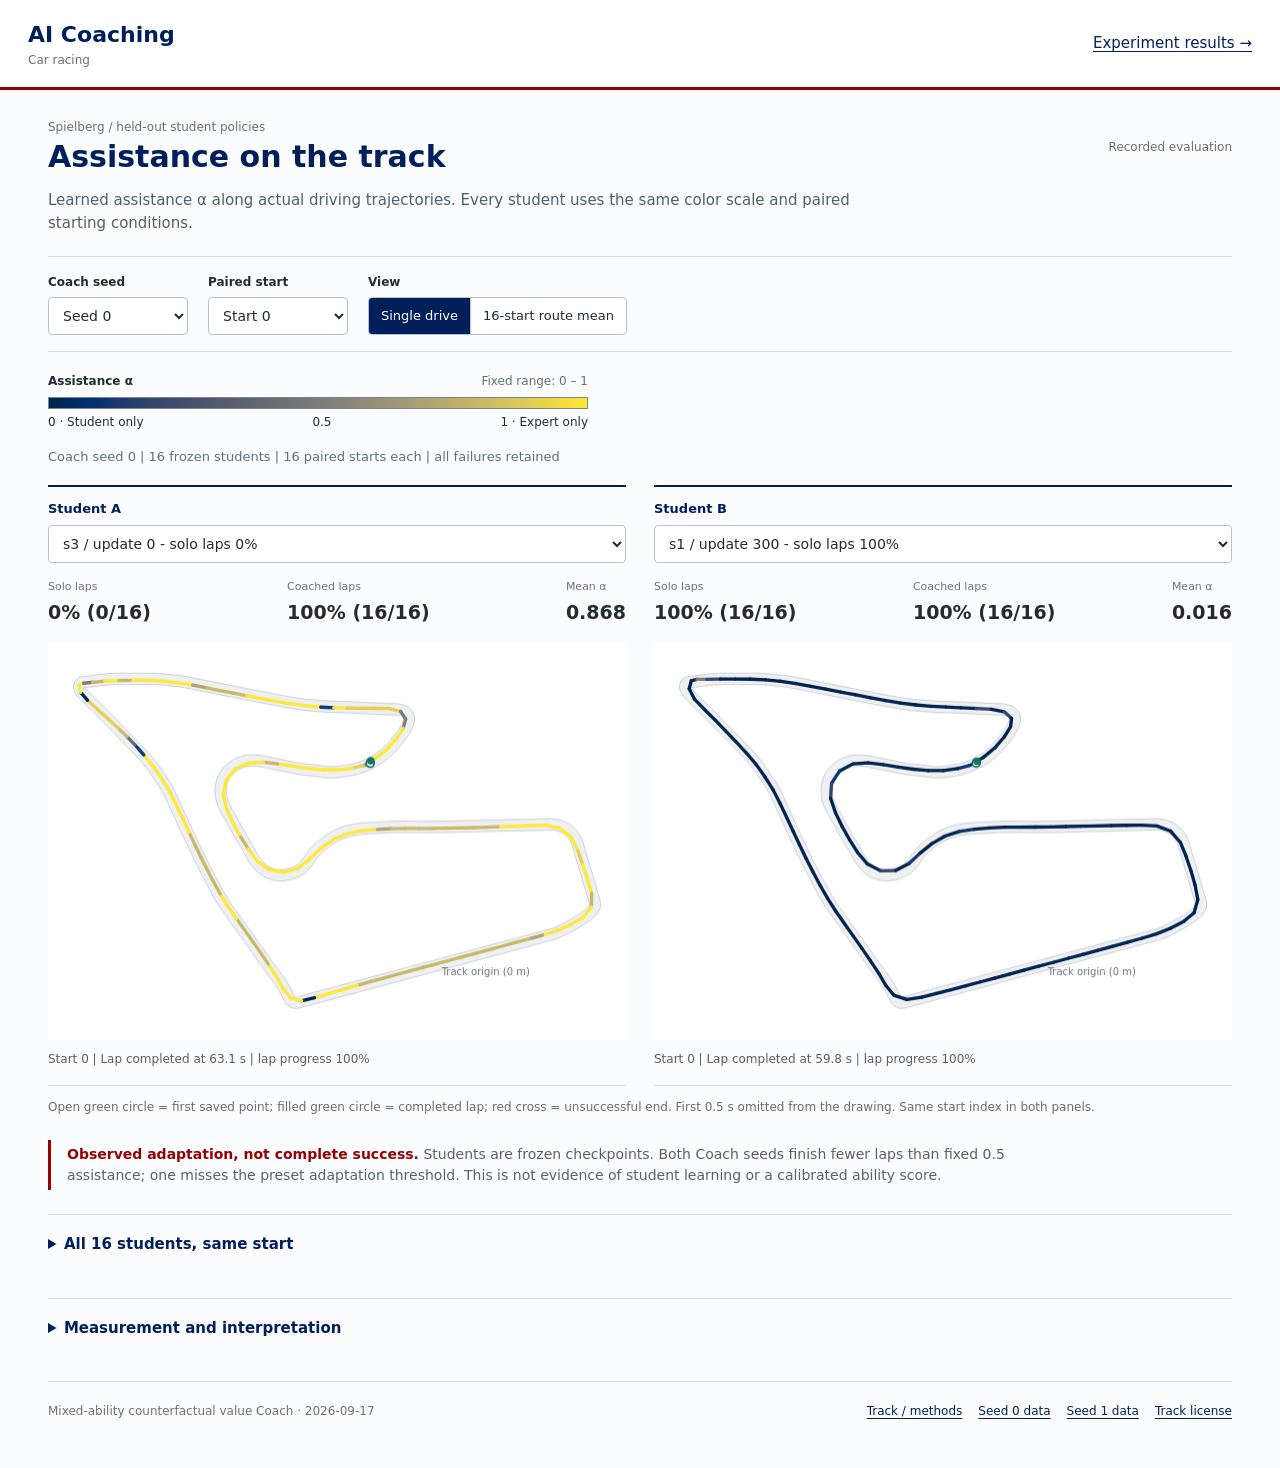
<file: car-mjx/results/track/index.html>
<!doctype html>
<html lang="en">
<head>
  <meta charset="utf-8">
  <meta name="viewport" content="width=device-width,initial-scale=1">
  <title>AI Coaching | Spatial Alpha</title>
  <link rel="stylesheet" href="style.css">
</head>
<body>
  <header><a class="brand" href="../../../">AI Coaching <span>Car racing</span></a><a href="../">Experiment results &rarr;</a></header>
  <main>
    <div class="heading"><div><p class="eyebrow">Spielberg / held-out student policies</p><h1>Assistance on the track</h1></div><span class="tag">Recorded evaluation</span></div>
    <p class="intro">Learned assistance &alpha; along actual driving trajectories. Every student uses the same color scale and paired starting conditions.</p>
    <div class="controls">
      <label>Coach seed<select id="seed"><option value="0">Seed 0</option><option value="1">Seed 1</option></select></label>
      <label>Paired start<select id="start"></select></label>
      <fieldset><legend>View</legend><div class="modes"><label><input type="radio" name="mode" value="trajectory" checked><span>Single drive</span></label><label><input type="radio" name="mode" value="mean"><span>16-start route mean</span></label></div></fieldset>
    </div>
    <div class="scale"><div class="scale-head"><strong>Assistance &alpha;</strong><span>Fixed range: 0 &ndash; 1</span></div><div id="colorbar"></div><div class="scale-labels"><span>0 &middot; Student only</span><span>0.5</span><span>1 &middot; Expert only</span></div></div>
    <p id="status" role="status">Loading recorded trajectories...</p>
    <div class="comparison">
      <section class="panel" id="panel-a">
        <label class="student-label">Student A<select id="student-a"></select></label>
        <dl class="stats"><div><dt>Solo laps</dt><dd data-stat="solo">--</dd></div><div><dt>Coached laps</dt><dd data-stat="coached">--</dd></div><div><dt>Mean &alpha;</dt><dd data-stat="alpha">--</dd></div></dl>
        <div class="plot"><canvas aria-label="Student A: trajectory colored by assistance alpha"></canvas><div class="tooltip" hidden></div></div>
        <div class="outcome" data-outcome></div>
      </section>
      <section class="panel" id="panel-b">
        <label class="student-label">Student B<select id="student-b"></select></label>
        <dl class="stats"><div><dt>Solo laps</dt><dd data-stat="solo">--</dd></div><div><dt>Coached laps</dt><dd data-stat="coached">--</dd></div><div><dt>Mean &alpha;</dt><dd data-stat="alpha">--</dd></div></dl>
        <div class="plot"><canvas aria-label="Student B: trajectory colored by assistance alpha"></canvas><div class="tooltip" hidden></div></div>
        <div class="outcome" data-outcome></div>
      </section>
    </div>
    <p class="caption" id="caption"></p>
    <div class="caveat"><strong>Observed adaptation, not complete success.</strong> Students are frozen checkpoints. Both Coach seeds finish fewer laps than fixed 0.5 assistance; one misses the preset adaptation threshold. This is not evidence of student learning or a calibrated ability score.</div>
    <details><summary>All 16 students, same start</summary><p>Paired start 0, with unsuccessful drives retained. Hollow green circle: first saved position. Filled green circle: completed lap. Red cross: unsuccessful end.</p><a href="seed0-overview.png">Full-size overview: Coach seed 0</a><img src="seed0-overview.png" alt="Sixteen student trajectories at the same start, Coach seed zero" loading="lazy"><a href="seed1-overview.png">Full-size overview: Coach seed 1</a><img src="seed1-overview.png" alt="Sixteen student trajectories at the same start, Coach seed one" loading="lazy"></details>
    <details><summary>Measurement and interpretation</summary><ul>
      <li>Single-drive colors represent the &alpha; applied during each segment, not the decision after reaching its endpoint. Controls run at 20 Hz; positions were saved every 10 steps (0.5 s), with shorter terminal blocks.</li>
      <li>The reset position was not saved. The first block is omitted from the drawing, but included in the reported whole-episode mean. Lines are endpoint chords, not a reconstruction of high-frequency motion. Nothing is drawn after termination.</li>
      <li>Route means project these chords onto 128 equal-distance bins (about 2.68 m). Time weighting is applied within each drive, then the means of drives visiting that bin are averaged equally. Grey means unobserved, not zero assistance. Coverage can differ because of failure or visited-state differences.</li>
      <li>Student labels identify training seed and checkpoint update, not ground-truth ability. Solo/coached lap rates are measured on all 16 starts. Different source seeds are separate students, not a single learning sequence.</li>
      <li>Spatial differences are descriptive: turn geometry, speed and action disagreement can all affect &alpha;. This figure alone does not establish why the Coach chose to intervene.</li>
    </ul></details>
    <footer><span>Mixed-ability counterfactual value Coach &middot; 2026-09-17</span><nav><a href="metadata.json">Track / methods</a><a href="seed0.json">Seed 0 data</a><a href="seed1.json">Seed 1 data</a><a href="../../sim/TRACK-LICENSE">Track license</a></nav></footer>
  </main>
  <script type="module" src="viewer.js"></script>
</body>
</html>
</file>
<file: car-mjx/assets/index-x-QyHPdZ.css>
:root{font-family:Inter,Arial,sans-serif;color:#011f5b;letter-spacing:0;background:#c7d6dc}*{box-sizing:border-box}html,body{margin:0;width:100%;height:100%;overflow:hidden}#scene,canvas{display:block;width:100%;height:100%}header{position:fixed;top:22px;left:26px;right:26px;display:flex;justify-content:space-between;gap:12px;pointer-events:none}.brand{border-left:5px solid #900;padding:4px 14px;background:#fffffff0}.brand h1{font-size:24px;margin:0 0 4px;font-weight:750}.brand span{font-size:13px}.telemetry{background:#fffffff0;display:flex;align-items:center;gap:8px;padding:12px 16px;font-size:12px}.telemetry strong{font-size:26px;min-width:52px;text-align:right;font-variant-numeric:tabular-nums}#status{border-left:1px solid #c4c9cf;padding-left:12px;max-width:155px}footer{position:fixed;bottom:24px;left:50%;transform:translate(-50%);display:flex;gap:10px;align-items:center;background:#fffffff5;padding:10px;border-top:3px solid #900;border-radius:4px;max-width:calc(100% - 24px)}button,select{height:42px;border:1px solid #c4cad2;border-radius:4px;background:#fff;color:#011f5b;font:inherit;font-size:13px}button{width:44px;display:grid;place-items:center;cursor:pointer;flex:none}button:hover,button[aria-pressed=true]{background:#011f5b;color:#fff}button:focus-visible,select:focus-visible{outline:3px solid #900;outline-offset:2px}button svg{width:19px;height:19px}.cameras{display:flex;gap:3px}select{max-width:200px;padding:0 9px}#pause{background:#900;color:#fff}.touch-controls{display:none;position:fixed;bottom:100px;left:12px;right:12px;justify-content:space-between;gap:6px}.touch-controls button{width:56px;height:56px;touch-action:none;-webkit-user-select:none;user-select:none}.touch-controls button:nth-child(3){margin-left:auto}@media(max-width:600px){header{top:12px;left:12px;right:12px}.brand{padding:5px 9px}.brand h1{font-size:18px}.brand span{font-size:11px}.telemetry{padding:6px;gap:4px;flex-wrap:wrap;max-width:140px;justify-content:flex-end}.telemetry strong{font-size:20px;min-width:36px}#status{font-size:10px;border:0;padding-left:0;width:100%;text-align:right}.touch-controls{display:flex}footer{bottom:14px;padding:6px;gap:4px}select{max-width:110px;font-size:11px;padding:0 2px}button{width:34px}.cameras{gap:2px}.cameras button{width:32px}}
</file>
<file: car/assets/index-Cx9lZ_3p.css>
:root{font-family:Inter,Segoe UI,Arial,sans-serif;color:#182331;background:#dce4e8;font-synthesis:none;letter-spacing:0;--navy:#011f5b;--red:#990000;--line:#dbe1e6}*{box-sizing:border-box}body{margin:0;overflow:hidden}button,input{font:inherit}button{cursor:pointer;display:inline-flex;align-items:center;justify-content:center;gap:8px;border:1px solid var(--line);background:#fff;color:inherit;border-radius:5px;font-size:13px;font-weight:600;min-height:40px;padding:0 14px;white-space:nowrap}button:hover{background:#edf1f6}button:focus-visible,input:focus-visible,a:focus-visible{outline:3px solid #c09953;outline-offset:3px}button:disabled{opacity:.45;cursor:wait}svg{width:19px;height:19px;flex:none}#world{width:100vw;height:100dvh;display:block;outline:none}header{position:fixed;top:20px;left:24px;right:24px;display:flex;align-items:center;gap:24px;pointer-events:none}header>*{pointer-events:auto}.brand{display:flex;align-items:center;gap:10px;background:#fffffff0;padding:10px 15px 10px 10px;border-radius:6px;box-shadow:0 3px 18px #22334414}.mark{display:grid;place-items:center;width:40px;height:40px;background:var(--navy);color:#fff;font-size:17px;font-weight:650;border-bottom:4px solid var(--red);border-radius:3px}h1{font-size:19px;line-height:1.2;margin:0;font-weight:650}.brand span{font-size:12px;color:#657080;line-height:1.8}.session{display:flex;flex-direction:column;gap:4px;background:#ffffffed;padding:10px 14px;border-left:3px solid var(--navy);font-size:13px;font-weight:600}.prototype{font-size:11px;font-weight:400;color:#687584}.help{margin-left:auto;background:var(--navy);color:#fff;border:0;min-height:44px}.help:hover{background:#153c76}.telemetry{position:fixed;top:118px;left:24px;width:168px;background:#fffffff0;border-radius:6px;padding:16px;box-shadow:0 2px 16px #2233440e}.speed{display:flex;align-items:baseline;gap:8px}.speed strong{font-variant-numeric:tabular-nums;font-size:35px;font-weight:600}.speed span{font-size:12px;color:#64717f}dl{margin:14px 0 0;display:grid;gap:10px}dl>div{display:flex;justify-content:space-between;align-items:center;gap:10px}dt{font-size:10px;color:#798491}dd{font-size:13px;margin:0;font-variant-numeric:tabular-nums}.toolbar{position:fixed;bottom:22px;left:50%;transform:translate(-50%);display:flex;align-items:center;gap:8px;background:#fffffff5;box-shadow:0 4px 30px #152c3d24;padding:8px;border:1px solid #dce1e5;border-radius:7px;max-width:calc(100vw - 24px)}.segmented{display:flex;align-items:center;background:#eaf0f4;border-radius:4px;padding:3px;gap:2px;flex-shrink:0}.segmented button{background:transparent;border:0;min-height:34px;padding:0 12px}.segmented button[aria-pressed=true]{background:var(--navy);color:#fff;box-shadow:0 1px 3px #0001}.separator{width:1px;height:25px;background:var(--line);margin:0 2px}.icon{width:40px;min-width:40px;height:40px;padding:0;border-color:transparent;background:transparent}.icon:hover{background:#e9eef3}#pause{background:#f0e6e6;color:var(--red)}.pause-state{position:fixed;top:46%;left:50%;transform:translate(-50%,-50%);display:flex;align-items:center;gap:9px;padding:12px 20px;border-radius:5px;background:#ffffffed;font-size:15px;pointer-events:none}.pause-state[hidden]{display:none}#loading{position:fixed;inset:0;display:grid;place-items:center;background:#e5e9ef;font-size:16px;z-index:30;padding:32px;text-align:center}#loading[hidden]{display:none}#toast{position:fixed;bottom:102px;left:50%;transform:translate(-50%,8px);max-width:90vw;padding:10px 16px;background:#172433ed;color:#fff;border-radius:5px;font-size:13px;pointer-events:none;opacity:0;transition:opacity .15s,transform .15s;text-align:center}#toast.show{opacity:1;transform:translate(-50%)}dialog{width:min(500px,calc(100vw - 24px));padding:24px;border:1px solid #d4dbe1;border-radius:8px;box-shadow:0 20px 70px #0004;color:inherit;max-height:calc(100dvh - 24px);overflow:auto}dialog::backdrop{background:#17243255;-webkit-backdrop-filter:blur(3px);backdrop-filter:blur(3px)}.dialog-head{display:flex;align-items:center;justify-content:space-between;margin-bottom:20px;gap:8px}.dialog-head h2{font-size:19px;margin:0}.dialog-head .icon{margin:-8px -8px -8px 0}h3{font-size:12px;color:#637181;margin:0 0 16px}.control-grid{display:grid;grid-template-columns:1fr 1fr;gap:24px}.key-row{display:flex;align-items:center;gap:7px;min-height:38px;font-size:12px}kbd{font:600 11px inherit;display:inline-flex;align-items:center;justify-content:center;min-width:29px;height:27px;border:1px solid #cfd6dc;border-bottom-width:3px;border-radius:4px;background:#f4f6f8;padding:0 6px}kbd.active{background:var(--navy);color:#fff;border-color:var(--navy)}.input-test{border-top:1px solid var(--line);border-bottom:1px solid var(--line);margin:20px 0;padding:15px 0;font-size:12px}.input-test>span{font-weight:600;display:block;overflow-wrap:anywhere}.input-test>div{display:grid;grid-template-columns:1fr 1fr 1fr;gap:14px;margin-top:14px}.input-test label{display:grid;gap:7px;font-size:11px;color:#607080}meter{width:100%;height:11px;accent-color:var(--navy)}.shortcuts{display:flex;flex-wrap:wrap;gap:16px;font-size:11px;color:#637181}.shortcuts kbd{margin-right:3px}.primary{background:var(--navy);border:0;color:#fff;width:100%;margin-top:24px;min-height:44px}.primary:hover{background:#183c79}.setting{font-size:14px;display:grid;grid-template-columns:1fr auto;gap:18px;margin-bottom:25px}.setting input{grid-column:1/-1;width:100%;accent-color:var(--navy)}output{font-variant-numeric:tabular-nums;color:#637181}.check{display:flex;gap:9px;font-size:14px;align-items:center;margin-bottom:22px}input[type=checkbox]{accent-color:var(--navy);width:17px;height:17px}.about{display:block;margin-top:24px;font-size:12px;color:#647184}.touch-controls{display:none;position:fixed;bottom:145px;left:18px;right:18px;align-items:center;gap:10px;pointer-events:none}.touch-controls>*{pointer-events:auto;touch-action:none}.touch-steering{display:flex;gap:10px;align-items:center;background:#ffffffdf;padding:12px;border-radius:6px;margin-right:auto;max-width:55%}.touch-steering input{width:140px;min-width:0;accent-color:var(--navy);touch-action:none}.touch-controls button{height:58px;width:58px;padding:0;background:#ffffffeb}.touch-controls button[data-pedal=throttle]{color:#fff;background:var(--navy)}@media(pointer:coarse){.touch-controls{display:flex}}@media(max-width:760px){header{top:12px;left:12px;right:12px;gap:10px}.brand{padding:8px;gap:8px}.mark{width:32px;height:36px;font-size:14px}h1{font-size:16px}.brand span{font-size:11px}.session{margin-left:auto;padding:8px 10px;font-size:11px}.prototype{font-size:9px}.help{margin-left:0;padding:0 12px}.help span{display:none}.telemetry{left:12px;top:96px;width:137px;padding:12px}.speed strong{font-size:27px}dl{gap:7px;margin-top:9px}dt{font-size:9px}dd{font-size:12px}.toolbar{flex-wrap:wrap;justify-content:center;gap:4px;bottom:max(12px,env(safe-area-inset-bottom));width:470px;padding:6px}.toolbar .separator{display:none}.segmented button{padding:0 10px;font-size:12px}.toolbar .icon{min-width:36px;width:36px;height:36px}.pause-state{top:46%}#toast{bottom:135px}}@media(max-width:400px){.session{max-width:112px}.brand{max-width:166px}.toolbar{width:352px}.control-grid{gap:12px}dialog{padding:18px}.key-row{gap:5px;font-size:11px}.touch-steering input{width:105px}.shortcuts{gap:8px}.telemetry{width:128px}.help{padding:0 9px}}@media(max-height:500px){header{top:8px}.telemetry{top:80px;padding:8px;width:130px}dl{gap:4px;margin-top:6px}.speed strong{font-size:25px}.toolbar{bottom:8px;flex-wrap:nowrap;width:auto}.touch-controls{bottom:80px;left:170px}.pause-state{top:42%}}.session-actions{display:flex;gap:10px;margin:0 0 18px;flex-wrap:wrap}.session-results{width:100%;border-collapse:collapse;font-size:13px}.session-results th,.session-results td{text-align:right;padding:12px 6px;border-bottom:1px solid var(--line);font-variant-numeric:tabular-nums}.session-results th:first-child{text-align:left;font-weight:500}.driving-modes{flex-shrink:1}.session{min-width:0}#phase-label{white-space:normal;overflow-wrap:anywhere}.toolbar{flex-wrap:wrap;justify-content:center;width:max-content}.speed-note{font-size:12px;color:#586674;margin:-14px 0 22px;line-height:1.4}.mouse-steering{position:fixed;left:50%;bottom:112px;transform:translate(-50%);display:flex;align-items:center;gap:10px;width:220px;height:46px;padding:0 13px;background:#fffffff0;border:1px solid #dbe1e6;border-radius:6px;box-shadow:0 3px 18px #22334418;z-index:2}.mouse-steering svg{color:var(--navy)}.mouse-steering input{flex:1;min-width:0;accent-color:var(--navy);cursor:grab}.mouse-steering input:active{cursor:grabbing}@media(pointer:coarse){.mouse-steering{display:none}}@media(max-width:1060px){.toolbar{width:620px}.toolbar .separator{display:none}.touch-controls,#toast{bottom:150px}}@media(max-width:760px){.toolbar{width:470px}.driving-modes{width:100%;justify-content:center}.driving-modes button{flex:1}.touch-controls{bottom:190px}#toast{bottom:185px}}@media(max-width:400px){.toolbar{width:352px}.cameras button{padding:0 8px}.toolbar .icon{min-width:34px;width:34px}.session{max-width:112px}.driving-modes button{padding:0 8px}}@media(max-height:500px)and (min-width:761px){.toolbar{width:620px;bottom:8px;flex-wrap:wrap}.touch-controls{bottom:116px;left:175px}.telemetry{top:78px}.session{max-width:230px}}@media(max-width:760px){.cameras button{width:32px;padding:0}.cameras span{display:none}.touch-controls{bottom:150px}.touch-steering{padding:10px;gap:8px}.touch-steering input{width:80px}#toast{bottom:145px}}.lap-progress{margin-top:14px;border-top:1px solid var(--line);padding-top:12px}.lap-progress>div{display:flex;justify-content:space-between;gap:6px;font-size:9px;color:#64717f}.lap-progress output{font-size:11px;font-variant-numeric:tabular-nums}.lap-progress progress{display:block;width:100%;height:6px;margin-top:8px;accent-color:var(--navy);border:0;border-radius:2px;overflow:hidden}.lap-progress progress::-webkit-progress-bar{background:#e0e6ec}.lap-progress progress::-webkit-progress-value{background:var(--navy)}.expert-actions{position:fixed;top:118px;right:24px;width:180px;padding:14px;background:#fffffff0;border-radius:6px;box-shadow:0 2px 16px #2233440e;pointer-events:none}.expert-actions[hidden]{display:none}.expert-actions h2{font-size:13px;margin:0 0 9px;font-weight:600}.command-legend{display:flex;gap:16px;font-size:10px;color:#637181;margin-bottom:14px}.command-legend span:before{content:"";display:inline-block;width:7px;height:7px;border-radius:50%;margin-right:5px}.command-legend .human:before{background:var(--navy)}.command-legend .expert:before{background:var(--red)}.command-row{margin-top:12px;font-size:10px;color:#637181}.command-track{height:8px;position:relative;background:#dbe1e6;border-radius:2px;margin-top:9px;margin-inline:5px}.command-track.steering:before{content:"";position:absolute;height:12px;width:1px;left:50%;top:-2px;background:#8c99a5}.command-track b{position:absolute;top:50%;width:10px;height:10px;transform:translate(-50%,-50%);border-radius:50%;left:0}.command-track .human{background:var(--navy);z-index:1}.command-track .expert{width:16px;height:16px;border:2px solid var(--red);background:transparent;z-index:2}.command-endpoints{display:flex;justify-content:space-between;font-size:9px;margin-top:5px}.expert-actions[data-available=false] .expert{opacity:.25}@media(max-width:760px){.expert-actions{top:96px;right:12px;width:140px;padding:12px}.expert-actions h2{font-size:12px}.command-legend{gap:10px;margin-bottom:10px}.command-row{margin-top:10px}.lap-progress{margin-top:10px;padding-top:8px}.lap-progress>div{flex-wrap:wrap}}@media(max-height:500px){.expert-actions{top:78px;padding:10px}.expert-actions h2{margin-bottom:6px}.command-legend{margin-bottom:8px}.command-row{margin-top:8px}.lap-progress{margin-top:8px;padding-top:8px}}@media(max-height:500px)and (min-width:761px){.mouse-steering{bottom:126px}}
</file>
<file: coaching-session/assets/index-Baw5r-_t.css>
@import"https://fonts.googleapis.com/css2?family=Inter:wght@400;500;600;700;800&display=swap";:root{font-family:Inter,Arial,sans-serif;color:#f6f7f8;background:#d8e5ec;font-synthesis:none;font-size:16px;letter-spacing:0;color-scheme:dark;--penn-blue:#011f5b;--penn-red:#990000;--accent:var(--penn-red);--accent-hover:#b01420;--accent-ink:#fff;--accent-light:#e7edf7;--gate-current:var(--penn-red);--gate-idle:var(--penn-blue);--panel:rgba(25,29,34,.93);--muted:#afb7bf;--line:rgba(255,255,255,.12)}*{box-sizing:border-box;letter-spacing:0}body{margin:0;overflow:hidden}button,input,select{font:inherit}button{cursor:pointer}button:disabled{opacity:.45;cursor:wait}button:focus-visible,select:focus-visible,input:focus-visible{outline:2px solid var(--accent-light);outline-offset:3px}[hidden]{display:none!important}svg{width:19px;height:19px;stroke-width:1.8;flex-shrink:0}#app,#viewport{position:fixed;inset:0}#viewport canvas{display:block;width:100%;height:100%;touch-action:none}.brand{position:absolute;top:24px;left:26px;display:flex;gap:12px;align-items:center;padding:13px 18px 13px 13px;background:var(--panel);border:1px solid var(--line);border-bottom:3px solid var(--accent);border-radius:8px;box-shadow:0 4px 24px #0002;pointer-events:none}.brand{background:#011f5bf5}.brand-mark{width:40px;height:40px;display:grid;place-items:center;background:var(--accent);color:var(--accent-ink);border-radius:6px}.brand-mark svg{width:25px;height:25px}h1{margin:0;font-size:21px;font-weight:800;line-height:1.2}.brand div>span{font-size:11px;font-weight:600;color:#c5cacf;display:block;margin-top:5px}.telemetry{position:absolute;right:26px;top:24px;display:flex;background:var(--panel);border:1px solid var(--line);border-radius:8px;padding:14px 4px;box-shadow:0 4px 24px #0002}.telemetry>div{display:grid;gap:7px;padding:0 23px;border-right:1px solid var(--line)}.telemetry>div:last-child{border:0}.telemetry span{font-size:11px;font-weight:700;color:var(--muted)}.telemetry strong{font-variant-numeric:tabular-nums;font-size:23px;line-height:1;font-weight:600;min-width:40px}.telemetry #timer{min-width:122px}.telemetry small{font-size:15px;color:#a2acb5;font-weight:400}.toolbar{position:absolute;bottom:max(28px,env(safe-area-inset-bottom));left:50%;transform:translate(-50%);display:flex;align-items:center;gap:7px;padding:9px 10px;background:var(--panel);border:1px solid var(--line);border-radius:8px;box-shadow:0 8px 32px #0003;white-space:nowrap;max-width:calc(100% - 32px)}.divider{height:25px;width:1px;background:var(--line);margin:0 8px}.segmented{display:flex;gap:2px;background:#0a0d104d;padding:3px;border-radius:5px}.segmented button{background:transparent;border:0;color:#b5bcc4;font-size:14px;font-weight:500;padding:8px 12px;border-radius:3px;min-width:50px}.segmented button.selected{color:var(--penn-blue);background:var(--accent-light)}.icon-button{display:grid;place-items:center;width:38px;height:38px;border:0;border-radius:4px;background:transparent;color:#c6cdd3}.icon-button:hover{background:#ffffff13;color:#fff}.primary{height:42px;background:var(--accent);color:var(--accent-ink);border:0;border-radius:5px;display:flex;align-items:center;justify-content:center;gap:9px;padding:0 12px;font-size:14px;font-weight:700;width:164px;flex-shrink:0}.primary:hover{background:var(--accent-hover)}.control-switch{display:flex;align-items:center;gap:12px;padding-left:14px;margin-left:6px;border-left:1px solid var(--line)}.mode-status{display:flex;flex-direction:column;gap:5px;width:96px;min-width:0;white-space:normal}.mode-status>span,.toolbar-blend>span{font-size:9px;font-weight:600;text-transform:uppercase;color:var(--muted)}.mode-status strong{font-size:13px;font-weight:600;line-height:1.2}.toolbar-blend{display:flex;min-width:60px;flex-direction:column;gap:5px;padding-left:12px;border-left:1px solid var(--line)}.toolbar-blend strong{font-size:13px;font-weight:600;line-height:1.2;font-variant-numeric:tabular-nums;color:#fff}.flight-data{position:absolute;bottom:109px;left:28px;display:flex;align-items:center;gap:20px;color:#fff;text-shadow:0 1px 6px #000a;font-size:25px;font-weight:500;font-variant-numeric:tabular-nums}.flight-data small{font-size:12px;color:#eef5f8}.flight-data #status{font-size:11px;border-left:1px solid #ffffff70;padding-left:18px;font-weight:700;line-height:1.6;max-width:170px}.gate-strip{position:absolute;right:28px;bottom:115px;display:flex;gap:4px}.gate-strip span{height:20px;min-width:22px;font-size:10px;display:grid;place-items:center;background:var(--penn-blue);border-radius:2px;color:#e0e8f5;border-bottom:2px solid #7891bc}.gate-strip span.current{background:var(--gate-current);color:var(--accent-ink);border-color:var(--gate-current)}.gate-strip span.passed{border-color:#fff;color:#fff}.settings{position:absolute;right:26px;top:124px;width:300px;max-height:calc(100dvh - 224px);overflow:auto;background:var(--panel);border:1px solid var(--line);border-radius:8px;padding:15px 20px 17px;box-shadow:0 16px 45px #0003;scrollbar-width:thin}.panel-title{display:flex;align-items:center;justify-content:space-between;margin-bottom:15px}h2{margin:0;font-size:16px;font-weight:600}.panel-title .icon-button{margin-right:-8px;width:30px;height:30px}.settings>label{display:block;font-size:13px;color:#cbd2d8;margin:0 0 18px}.settings select{display:block;width:100%;background:#ffffff0b;border:1px solid #ffffff24;color:#f4f6f8;border-radius:4px;height:36px;padding:0 9px;font-size:13px;margin-top:9px}.settings select option{background:#282d34}output{float:right;color:var(--accent-light);font-variant-numeric:tabular-nums}.settings input[type=range]{width:100%;accent-color:var(--accent);height:5px;display:block;margin-top:16px;cursor:pointer}.input-heading{display:flex;align-items:center;gap:8px;padding-top:18px;border-top:1px solid var(--line);margin-bottom:18px;color:#f2f5f7}.input-heading strong{font-size:13px;overflow-wrap:anywhere}.checks{display:flex;gap:20px;margin-bottom:19px;font-size:12px}.checks label{display:flex;align-items:center;gap:4px}.checks input{accent-color:var(--accent)}.export{border:1px solid var(--line);border-radius:4px;width:100%;padding:10px;color:#dce4eb;background:transparent;display:flex;align-items:center;justify-content:center;gap:8px;font-size:13px}.export:hover{background:#ffffff0b}.engine{display:flex;justify-content:space-between;font-size:11px;color:#9ca7af;margin-top:18px}.engine span{color:#7dba9b}.loading{position:absolute;top:50%;left:50%;transform:translate(-50%,-50%);padding:25px 32px;display:flex;flex-direction:column;align-items:center;gap:13px;max-width:calc(100% - 40px);width:320px;background:var(--panel);border:1px solid var(--line);border-radius:8px;text-align:center}.loading strong{font-size:17px}.loading>span:not(.spinner){font-size:13px;color:#b9c3ca;overflow-wrap:anywhere}.spinner{width:25px;height:25px;border:2px solid #ffffff22;border-top-color:var(--accent);border-radius:50%;animation:spin 1s linear infinite}.loading.error .spinner{display:none}#retry{background:var(--accent);border:0;color:var(--accent-ink);padding:9px 24px;border-radius:4px}#notice{position:absolute;left:50%;top:var(--notice-below-method,126px);transform:translate(-50%);max-width:calc(100% - 30px);padding:12px 18px;border-radius:5px;background:var(--panel);border:1px solid var(--line);color:#f4f5f6;font-size:14px;text-align:center}.joystick{display:none;position:absolute;width:100px;height:100px;border-radius:50%;border:1px solid #ffffff66;background:#17202735;touch-action:none}.joystick span{position:absolute;inset:34px;background:#fff8;border:1px solid #ffffffa0;border-radius:50%}.left-stick{left:30px;bottom:138px}.right-stick{right:30px;bottom:138px}@keyframes spin{to{transform:rotate(360deg)}}@media(max-width:1100px){.toolbar{gap:3px}.divider{margin:0 5px}.brand{left:18px;top:18px}.telemetry{top:18px;right:18px}.telemetry>div{padding:0 15px}.flight-data{left:20px}.gate-strip{right:20px}}@media(max-width:800px){.brand{top:14px;left:14px;padding:10px;gap:8px}h1{font-size:18px}.brand div>span{font-size:9px}.brand{background:#011f5bf5}.brand-mark{width:31px;height:31px}.brand-mark svg{width:20px;height:20px}.telemetry{top:14px;right:14px;padding:12px 0}.telemetry>div{padding:0 12px}.telemetry>div:first-child{display:none}.telemetry strong{font-size:19px}.telemetry #timer{min-width:96px}.toolbar{padding:8px;gap:4px;flex-wrap:wrap;justify-content:center;width:calc(100% - 24px);bottom:14px}.toolbar .divider{display:none}.toolbar .icon-button{width:33px;height:35px}.segmented button{font-size:12px;min-width:42px;padding:8px 9px}.primary{height:37px;width:156px;font-size:12px}.control-switch{flex-basis:100%;padding:8px 4px 0;margin:4px 0 0;border-left:0;border-top:1px solid var(--line);gap:10px}.mode-status{flex:1}.mode-status strong{font-size:12px}.settings{top:95px;right:14px;width:280px;max-height:calc(100dvh - 210px)}.flight-data{font-size:20px;bottom:140px;left:16px;gap:14px}.gate-strip{bottom:141px;right:16px;gap:3px}.gate-strip span{min-width:17px;height:17px;font-size:9px}.flight-data #status{display:none}}@media(max-width:520px){.telemetry>div:last-child{display:none}.brand{background:#011f5bf5}.toolbar{max-width:420px;row-gap:8px}.toolbar .segmented{margin-right:5px}.toolbar .primary{height:36px}.toolbar #sound,.toolbar #fullscreen{display:none}.flight-data{bottom:160px}.gate-strip{bottom:138px;left:16px;right:auto}.joystick{display:block}.left-stick{bottom:200px;left:24px}.right-stick{bottom:200px;right:24px}.settings{max-height:calc(100dvh - 245px);top:90px}.settings~.joystick{z-index:0}.settings{z-index:3}#notice{top:94px;font-size:12px;width:max-content}.brand div>span{display:block}.telemetry{padding:10px 0}.telemetry strong{font-size:17px}.telemetry span{font-size:11px}}@media(pointer:coarse)and (min-width:521px){.joystick{display:block}.flight-data{bottom:250px}.gate-strip{bottom:245px}}@media(max-width:360px){.brand-mark{display:none}.brand h1{font-size:17px}}@media(prefers-reduced-motion:reduce){.spinner{animation:none}}kbd{display:inline-grid;place-items:center;min-width:24px;height:24px;padding:0 6px;border:1px solid #ffffff40;border-bottom-width:2px;border-radius:4px;background:#ffffff0b;color:inherit;font:600 12px Inter,Arial,sans-serif;white-space:nowrap}.tutorial-entry{position:absolute;top:115px;left:26px;display:flex;align-items:center;gap:10px;height:42px;padding:0 13px;background:var(--penn-blue);color:#fff;border:1px solid #7c92bb;border-radius:6px;box-shadow:0 4px 20px #0002;font-size:14px;font-weight:700}.tutorial-entry:hover{background:#17396e}.tutorial-entry kbd{border-color:#ffffff60;background:#ffffff10;color:var(--accent-ink);margin-left:6px}.session-entry{position:absolute;top:115px;left:180px;height:42px;display:flex;align-items:center;gap:7px;padding:0 12px;border:1px solid #ffffff40;border-radius:6px;background:var(--panel);color:#fff;font-size:13px;font-weight:600;box-shadow:0 4px 20px #0002}.session-entry:hover{background:#343b44}.baseline-selector{position:absolute;top:172px;left:26px;width:238px;padding:12px;background:var(--panel);border:1px solid var(--line);border-radius:6px}.baseline-selector label{display:block;font-size:11px;color:var(--muted);margin-bottom:7px}.baseline-selector select{width:100%;height:32px;padding:0 7px;color:#f6f7f8;background:#282d34;border:1px solid #ffffff35;border-radius:4px;font-size:12px}.baseline-selector option{background:#282d34}#baseline-detail{display:block;min-height:15px;margin-top:8px;font-size:10px;color:#b7c4d0;line-height:15px}.session-experience .baseline-selector{display:none}#notice{display:flex;align-items:center;justify-content:center;gap:14px;z-index:5}#notice kbd{flex-shrink:0}#tutorial{padding:0;margin:auto;width:min(720px,calc(100% - 32px));max-width:none;max-height:calc(100dvh - 32px);color:#f3f5f6;background:#202428;border:1px solid #ffffff26;border-radius:8px;box-shadow:0 20px 70px #0005;overflow:hidden}#tutorial[open]{display:flex;flex-direction:column}#tutorial::backdrop{background:#10141885}.tutorial-header{display:flex;align-items:center;gap:18px;padding:15px 22px;border-bottom:1px solid var(--line);flex-shrink:0}.tutorial-header h2{font-size:18px;margin:0}.tutorial-state{margin-left:auto;display:flex;align-items:center;gap:5px;font-size:11px;color:var(--muted)}.tutorial-state svg{width:13px;height:13px}.tutorial-header .icon-button{flex-shrink:0;margin-right:-8px}.tutorial-body{padding:24px;overflow-y:auto;min-height:0;display:grid;grid-template-columns:minmax(0,1fr) minmax(0,1fr);column-gap:32px;scrollbar-width:thin}.tutorial-body section{min-width:0}.tutorial-body h3{display:flex;align-items:center;gap:8px;margin:0 0 22px;font-size:13px;font-weight:600}.tutorial-body h3>svg{width:17px;height:17px}.keyboard-monitor{border-right:1px solid var(--line);padding-right:28px}.key-groups{display:grid;grid-template-columns:repeat(2,minmax(0,1fr));gap:18px 14px}.key-group>span{display:block;color:#aeb6bc;font-size:12px;margin-bottom:8px}.key-group>div{display:flex;gap:6px}.key-group kbd{height:34px;min-width:38px;font-size:12px}#tutorial .pressed{color:var(--accent-ink);background:var(--accent);border-color:var(--accent-hover)}.shortcut-list{display:grid;gap:10px;border-top:1px solid var(--line);padding-top:17px;margin-top:22px}.shortcut-list>div{display:flex;align-items:center;justify-content:space-between;gap:10px;font-size:12px;color:#b9c0c6}.shortcut-list kbd{height:25px;min-width:34px;font-size:11px}#pad-status{font-size:10px;font-weight:400;color:#a5adb4;margin-left:auto}#pad-status.connected{color:#9adbb8}#pad-hint{margin:-10px 0 18px;font-size:12px;color:#aab3bc;line-height:1.5}#pad-name{margin:-10px 0 18px;font-size:11px;color:#aab3bc;line-height:1.5;overflow:hidden;text-overflow:ellipsis;white-space:nowrap}.stick-monitors{display:flex;justify-content:center;gap:32px;margin:28px 0}.stick-monitors>div{display:flex;flex-direction:column;align-items:center;gap:10px;font-size:11px;color:#bac2c9}.stick-monitors.disconnected{opacity:.4}.stick-monitor{position:relative;width:86px;height:86px;border-radius:50%;border:1px solid #637079;background:linear-gradient(transparent 49.5%,#ffffff15 49.5%,#ffffff15 50.5%,transparent 50.5%),linear-gradient(90deg,transparent 49.5%,#ffffff15 49.5%,#ffffff15 50.5%,transparent 50.5%)}.stick-monitor>span{position:absolute;top:calc(50% - 8px);left:calc(50% - 8px);width:16px;height:16px;border-radius:50%;background:var(--accent-light)}.pad-buttons{display:grid;grid-template-columns:repeat(8,minmax(0,1fr));gap:6px}.pad-buttons>[data-pad-button]{display:grid;place-items:center;min-width:0;height:26px;border:1px solid #52606b;border-radius:4px;color:#b7c2cc;font-size:10px;font-variant-numeric:tabular-nums}@media(max-width:1100px){.tutorial-entry{top:108px;left:18px}.baseline-selector{top:163px;left:18px}}@media(max-width:1100px){.session-entry{top:108px;left:172px}}@media(max-width:800px){.tutorial-entry{top:88px;left:14px;height:38px;font-size:13px}.session-entry{top:88px;left:158px;height:38px;font-size:12px}.baseline-selector{top:137px;left:14px;width:216px;padding:10px}#notice{top:var(--notice-below-method,248px)}}@media(max-height:500px)and (min-width:801px){.baseline-selector{top:153px;width:216px;padding:8px}.baseline-selector label{margin-bottom:4px}.baseline-selector #baseline-detail{margin-top:4px}.tutorial-entry{top:103px}#notice{top:165px;max-width:340px;left:60%}}@media(max-height:500px)and (min-width:801px){.session-entry{top:103px}}@media(max-width:600px){#tutorial{width:calc(100% - 24px);max-height:calc(100dvh - 24px)}.tutorial-header{padding:12px 18px}.tutorial-body{display:block;padding:20px}.keyboard-monitor{border-right:0;padding-right:0;border-bottom:1px solid var(--line);padding-bottom:20px;margin-bottom:20px}.tutorial-body h3{margin-bottom:16px}.key-groups{gap:14px}.key-group kbd{min-width:40px}.shortcut-list{grid-template-columns:repeat(3,minmax(0,1fr));gap:8px;padding-top:14px;margin-top:18px}.shortcut-list>div{flex-direction:column-reverse;gap:7px;font-size:10px;white-space:nowrap}.stick-monitors{margin:20px 0;gap:45px}.pad-buttons{max-width:290px;margin:auto}}@media(max-width:520px){.toolbar #sound{display:grid}.toolbar .segmented{margin-right:0}.toolbar .icon-button{width:30px}.toolbar .segmented button{width:39px;min-width:39px;padding:8px 2px;font-size:11px}}.experience-tabs{margin-bottom:14px}.experience-tabs button{flex:1;min-width:0;padding:7px 6px;font-size:12px}.experience-tabs button[aria-selected=true]{background:var(--accent-light);color:var(--penn-blue)}.demo-methods{display:grid;grid-template-columns:repeat(3,minmax(0,1fr));gap:3px}.demo-methods button{min-width:0;min-height:46px;padding:5px 3px;font-size:11px;line-height:1.3;white-space:normal}.demo-methods button[aria-checked=true]{background:var(--accent-light);color:var(--penn-blue)}#demo-method-detail{display:block;min-height:15px;margin-top:9px;color:#b7c4d0;font-size:10px;line-height:15px}.axis-contract{display:block;color:#a7b3bf;font-size:10px;line-height:1.5;margin-top:10px}#steering-feedback{position:absolute;left:50%;bottom:calc(100% + 8px);transform:translate(-50%);display:grid;grid-template-columns:repeat(2,minmax(190px,1fr));gap:14px;width:min(540px,calc(100vw - 32px));white-space:normal}.command-track{position:relative;height:42px;border:1px solid rgba(255,255,255,.42);border-radius:22px;background:linear-gradient(135deg,#ffffff2e,#d6e7f114);box-shadow:0 6px 20px #08141d21,inset 0 1px #ffffff2e;backdrop-filter:blur(12px) saturate(130%);-webkit-backdrop-filter:blur(12px) saturate(130%)}.command-axis{position:absolute;z-index:1;left:13px;top:50%;transform:translateY(-50%);font-size:10px;font-weight:700;color:#fff;text-shadow:0 1px 4px #06131dcc}.command-track:before{content:"";position:absolute;left:50px;right:10px;top:21px;height:2px;border-radius:2px;background:linear-gradient(90deg,#d6e6ed99,#fff 55%,#d6e6ed99)}.command-track:after{content:"";position:absolute;left:61%;top:14px;width:1px;height:14px;background:#fff8}.command-track b{position:absolute;z-index:2;transform:translate(-50%)}.command-track [data-command$=target]{top:12px;width:5px;height:18px;border-radius:4px;background:#fff;box-shadow:0 0 0 2px #ffffff30,0 0 8px #fff9}.command-track [data-command$=human]{--stick-tilt:0deg;top:20px;width:22px;height:10px;border-radius:6px;background:#83d2e4;box-shadow:0 0 0 2px #18232a99,0 2px 7px #0005;transition:background-color .12s,box-shadow .12s}.command-track [data-command$=human]:before{content:"";position:absolute;left:9px;bottom:6px;width:4px;height:14px;border-radius:3px;background:#83d2e4;transform-origin:50% 100%;transform:rotate(var(--stick-tilt));transition:background-color .12s}.command-track [data-command$=human]:after{content:"";position:absolute;left:5px;bottom:17px;width:12px;height:7px;border-radius:5px;background:#d3f5fb;transform-origin:50% 15px;transform:rotate(var(--stick-tilt));transition:background-color .12s}.command-track [data-command$=human].matched,.command-track [data-command$=human].matched:before{background:#6fe29d}.command-track [data-command$=human].matched:after{background:#d8ffe7}.command-track [data-command$=human].matched{box-shadow:0 0 0 2px #18232a99,0 0 10px #6fe29d99}@media(max-height:500px){.baseline-selector{max-height:calc(100dvh - 270px);overflow-y:auto;scrollbar-width:thin}.experience-tabs{margin-bottom:7px}.experience-tabs button{padding:4px;font-size:11px}.axis-contract{display:none}.demo-methods button{min-height:34px}#demo-method-detail{margin-top:5px}#steering-feedback{bottom:calc(100% + 4px);padding-top:7px;padding-bottom:7px}}@media(max-height:500px)and (min-width:600px){.flight-data{inset:95px 20px auto auto}.gate-strip{inset:132px 20px auto auto}}@media(max-width:700px){#steering-feedback{grid-template-columns:repeat(2,minmax(0,1fr));width:min(430px,calc(100vw - 24px));gap:8px}.toolbar-blend{min-width:54px;padding-left:9px}.steering-active .flight-data{bottom:245px}.steering-active .gate-strip{bottom:205px}.steering-active .joystick{bottom:295px}}.booting>:not(#viewport):not(.brand):not(#loading){visibility:hidden}#loading-progress{display:block;width:100%;height:5px;appearance:none;border:0;border-radius:3px;overflow:hidden;background:#ffffff20;accent-color:var(--penn-red)}#loading-progress::-webkit-progress-bar{background:#ffffff20}#loading-progress::-webkit-progress-value{background:#bb3643}#loading-progress::-moz-progress-bar{background:#bb3643}.loading-summary{display:flex;justify-content:space-between;gap:12px;width:100%;color:#bac3cd;font-size:11px;font-variant-numeric:tabular-nums}#loading-detail{min-width:0;overflow-wrap:anywhere;text-align:right}#session-dialog{width:min(610px,calc(100% - 28px));max-height:calc(100dvh - 28px);margin:auto;padding:0;color:#f3f5f6;background:#202428;border:1px solid #ffffff26;border-radius:10px;overflow:auto;box-shadow:0 20px 70px #0007}#session-dialog::backdrop{background:#101418a6;-webkit-backdrop-filter:blur(3px);backdrop-filter:blur(3px)}.session-header{display:flex;align-items:center;justify-content:space-between;padding:16px 20px;border-bottom:1px solid var(--line)}.session-header>div>span{display:block;margin-bottom:4px;color:#9da9b4;font-size:10px;text-transform:uppercase;letter-spacing:.08em}.session-header h2{font-size:19px}.session-body{padding:22px}.session-stages{display:flex;justify-content:space-between;gap:12px;padding:0;margin:0 0 24px;list-style:none}.session-stages li{display:flex;align-items:center;gap:7px;font-size:12px;color:var(--muted);line-height:1.4}.session-stages li>span{display:grid;place-items:center;width:25px;height:25px;border:1px solid #66727d;border-radius:50%;flex-shrink:0;font-variant-numeric:tabular-nums}.session-stages .active{color:#fff;font-weight:700}.session-stages .active>span{background:var(--penn-red);border-color:var(--penn-red)}.session-stages .done>span{background:#406656;border-color:#749b89;color:#fff}#session-setup h3{margin:0 0 12px;font-size:13px}.session-methods{display:grid;grid-template-columns:repeat(3,minmax(0,1fr));gap:9px}.session-methods label{position:relative;display:flex;min-width:0;min-height:92px;flex-direction:column;gap:7px;padding:14px;border:1px solid #ffffff25;border-radius:6px;background:#ffffff08;cursor:pointer}.session-methods label:has(input:checked){border-color:#d46b75;background:#99000028;box-shadow:inset 0 0 0 1px #9006}.session-methods input{position:absolute;top:12px;right:12px;accent-color:var(--penn-red)}.session-methods strong{padding-right:22px;font-size:14px}.session-methods span{color:#aeb8c1;font-size:10px;line-height:1.45}#session-condition{font-size:12px;color:#b6c2cc;line-height:1.6;margin:18px 0}#session-state{font-size:14px;font-weight:600;margin:20px 0 14px;font-variant-numeric:tabular-nums}.session-actions{display:flex;gap:10px;flex-wrap:wrap}.session-actions>.primary,.session-actions>.export{flex:1 1 160px;min-height:40px;height:auto;padding:10px 12px;width:auto;white-space:normal}.session-secondary{display:flex;align-items:center;justify-content:space-between;gap:12px;margin-top:18px;color:#99a6b1;font-size:10px;line-height:1.5}.session-secondary button{background:none;border:0;color:#e2a7ad;text-decoration:underline;padding:4px 0;font-size:11px}.session-results{margin-bottom:18px;overflow-x:auto}.session-results table{width:100%;border-collapse:collapse;font-size:12px;font-variant-numeric:tabular-nums}.session-results th,.session-results td{padding:10px 5px;text-align:right;border-bottom:1px solid var(--line);white-space:nowrap}.session-results th{font-size:10px;font-weight:500;color:#aeb8c1}.session-results th:first-child,.session-results td:first-child{text-align:left}@media(max-width:520px){.session-entry{left:150px;padding:0 9px}.session-entry svg{display:none}.session-body{padding:16px}.session-header{padding:12px 16px}.session-stages{gap:7px}.session-stages li{font-size:10px;gap:4px}.session-stages li>span{width:22px;height:22px}.session-methods{grid-template-columns:minmax(0,1fr)}.session-methods label{min-height:64px}.session-results th,.session-results td{padding:10px 3px;font-size:10px}}@media(max-width:350px){.session-entry{left:142px;font-size:11px}.session-entry span{max-width:116px;overflow:hidden;text-overflow:ellipsis}}
</file>
<file: demo/assets/index-BbvzeSdT.css>
@import"https://fonts.googleapis.com/css2?family=Inter:wght@400;500;600;700;800&display=swap";:root{font-family:Inter,Arial,sans-serif;color:#f6f7f8;background:#d8e5ec;font-synthesis:none;font-size:16px;letter-spacing:0;color-scheme:dark;--penn-blue:#011f5b;--penn-red:#990000;--accent:var(--penn-red);--accent-hover:#b01420;--accent-ink:#fff;--accent-light:#e7edf7;--gate-current:var(--penn-red);--gate-idle:var(--penn-blue);--panel:rgba(25,29,34,.93);--muted:#afb7bf;--line:rgba(255,255,255,.12)}*{box-sizing:border-box;letter-spacing:0}body{margin:0;overflow:hidden}button,input,select{font:inherit}button{cursor:pointer}button:disabled{opacity:.45;cursor:wait}button:focus-visible,select:focus-visible,input:focus-visible{outline:2px solid var(--accent-light);outline-offset:3px}[hidden]{display:none!important}svg{width:19px;height:19px;stroke-width:1.8;flex-shrink:0}#app,#viewport{position:fixed;inset:0}#viewport canvas{display:block;width:100%;height:100%;touch-action:none}.brand{position:absolute;top:24px;left:26px;display:flex;gap:12px;align-items:center;padding:13px 18px 13px 13px;background:var(--panel);border:1px solid var(--line);border-bottom:3px solid var(--accent);border-radius:8px;box-shadow:0 4px 24px #0002;pointer-events:none}.brand{background:#011f5bf5}.brand-mark{width:40px;height:40px;display:grid;place-items:center;background:var(--accent);color:var(--accent-ink);border-radius:6px}.brand-mark svg{width:25px;height:25px}h1{margin:0;font-size:21px;font-weight:800;line-height:1.2}.brand div>span{font-size:11px;font-weight:600;color:#c5cacf;display:block;margin-top:5px}.telemetry{position:absolute;right:26px;top:24px;display:flex;background:var(--panel);border:1px solid var(--line);border-radius:8px;padding:14px 4px;box-shadow:0 4px 24px #0002}.telemetry>div{display:grid;gap:7px;padding:0 23px;border-right:1px solid var(--line)}.telemetry>div:last-child{border:0}.telemetry span{font-size:11px;font-weight:700;color:var(--muted)}.telemetry strong{font-variant-numeric:tabular-nums;font-size:23px;line-height:1;font-weight:600;min-width:40px}.telemetry #timer{min-width:122px}.telemetry small{font-size:15px;color:#a2acb5;font-weight:400}.toolbar{position:absolute;bottom:max(28px,env(safe-area-inset-bottom));left:50%;transform:translate(-50%);display:flex;align-items:center;gap:7px;padding:9px 10px;background:var(--panel);border:1px solid var(--line);border-radius:8px;box-shadow:0 8px 32px #0003;white-space:nowrap;max-width:calc(100% - 32px)}.divider{height:25px;width:1px;background:var(--line);margin:0 8px}.segmented{display:flex;gap:2px;background:#0a0d104d;padding:3px;border-radius:5px}.segmented button{background:transparent;border:0;color:#b5bcc4;font-size:14px;font-weight:500;padding:8px 12px;border-radius:3px;min-width:50px}.segmented button.selected{color:var(--penn-blue);background:var(--accent-light)}.icon-button{display:grid;place-items:center;width:38px;height:38px;border:0;border-radius:4px;background:transparent;color:#c6cdd3}.icon-button:hover{background:#ffffff13;color:#fff}.primary{height:42px;background:var(--accent);color:var(--accent-ink);border:0;border-radius:5px;display:flex;align-items:center;justify-content:center;gap:9px;padding:0 12px;font-size:14px;font-weight:700;width:164px;flex-shrink:0}.primary:hover{background:var(--accent-hover)}.control-switch{display:flex;align-items:center;gap:12px;padding-left:14px;margin-left:6px;border-left:1px solid var(--line)}.mode-status{display:flex;flex-direction:column;gap:5px;width:112px;min-width:0;white-space:normal}.mode-status>span{font-size:9px;font-weight:600;text-transform:uppercase;color:var(--muted)}.mode-status strong{font-size:13px;font-weight:600;line-height:1.2}.flight-data{position:absolute;bottom:109px;left:28px;display:flex;align-items:center;gap:20px;color:#fff;text-shadow:0 1px 6px #000a;font-size:25px;font-weight:500;font-variant-numeric:tabular-nums}.flight-data small{font-size:12px;color:#eef5f8}.flight-data #status{font-size:11px;border-left:1px solid #ffffff70;padding-left:18px;font-weight:700;line-height:1.6;max-width:170px}.gate-strip{position:absolute;right:28px;bottom:115px;display:flex;gap:4px}.gate-strip span{height:20px;min-width:22px;font-size:10px;display:grid;place-items:center;background:var(--penn-blue);border-radius:2px;color:#e0e8f5;border-bottom:2px solid #7891bc}.gate-strip span.current{background:var(--gate-current);color:var(--accent-ink);border-color:var(--gate-current)}.gate-strip span.passed{border-color:#fff;color:#fff}.settings{position:absolute;right:26px;top:124px;width:300px;max-height:calc(100dvh - 224px);overflow:auto;background:var(--panel);border:1px solid var(--line);border-radius:8px;padding:15px 20px 17px;box-shadow:0 16px 45px #0003;scrollbar-width:thin}.panel-title{display:flex;align-items:center;justify-content:space-between;margin-bottom:15px}h2{margin:0;font-size:16px;font-weight:600}.panel-title .icon-button{margin-right:-8px;width:30px;height:30px}.settings>label{display:block;font-size:13px;color:#cbd2d8;margin:0 0 18px}.settings select{display:block;width:100%;background:#ffffff0b;border:1px solid #ffffff24;color:#f4f6f8;border-radius:4px;height:36px;padding:0 9px;font-size:13px;margin-top:9px}.settings select option{background:#282d34}output{float:right;color:var(--accent-light);font-variant-numeric:tabular-nums}.settings input[type=range]{width:100%;accent-color:var(--accent);height:5px;display:block;margin-top:16px;cursor:pointer}.input-heading{display:flex;align-items:center;gap:8px;padding-top:18px;border-top:1px solid var(--line);margin-bottom:18px;color:#f2f5f7}.input-heading strong{font-size:13px;overflow-wrap:anywhere}.checks{display:flex;gap:20px;margin-bottom:19px;font-size:12px}.checks label{display:flex;align-items:center;gap:4px}.checks input{accent-color:var(--accent)}.export{border:1px solid var(--line);border-radius:4px;width:100%;padding:10px;color:#dce4eb;background:transparent;display:flex;align-items:center;justify-content:center;gap:8px;font-size:13px}.export:hover{background:#ffffff0b}.engine{display:flex;justify-content:space-between;font-size:11px;color:#9ca7af;margin-top:18px}.engine span{color:#7dba9b}.loading{position:absolute;top:50%;left:50%;transform:translate(-50%,-50%);padding:25px 32px;display:flex;flex-direction:column;align-items:center;gap:13px;max-width:calc(100% - 40px);width:320px;background:var(--panel);border:1px solid var(--line);border-radius:8px;text-align:center}.loading strong{font-size:17px}.loading>span:not(.spinner){font-size:13px;color:#b9c3ca;overflow-wrap:anywhere}.spinner{width:25px;height:25px;border:2px solid #ffffff22;border-top-color:var(--accent);border-radius:50%;animation:spin 1s linear infinite}.loading.error .spinner{display:none}#retry{background:var(--accent);border:0;color:var(--accent-ink);padding:9px 24px;border-radius:4px}#notice{position:absolute;left:50%;top:126px;transform:translate(-50%);max-width:calc(100% - 30px);padding:12px 18px;border-radius:5px;background:var(--panel);border:1px solid var(--line);color:#f4f5f6;font-size:14px;text-align:center}.joystick{display:none;position:absolute;width:100px;height:100px;border-radius:50%;border:1px solid #ffffff66;background:#17202735;touch-action:none}.joystick span{position:absolute;inset:34px;background:#fff8;border:1px solid #ffffffa0;border-radius:50%}.left-stick{left:30px;bottom:138px}.right-stick{right:30px;bottom:138px}@keyframes spin{to{transform:rotate(360deg)}}@media(max-width:1100px){.toolbar{gap:3px}.divider{margin:0 5px}.brand{left:18px;top:18px}.telemetry{top:18px;right:18px}.telemetry>div{padding:0 15px}.flight-data{left:20px}.gate-strip{right:20px}}@media(max-width:800px){.brand{top:14px;left:14px;padding:10px;gap:8px}h1{font-size:18px}.brand div>span{font-size:9px}.brand{background:#011f5bf5}.brand-mark{width:31px;height:31px}.brand-mark svg{width:20px;height:20px}.telemetry{top:14px;right:14px;padding:12px 0}.telemetry>div{padding:0 12px}.telemetry>div:first-child{display:none}.telemetry strong{font-size:19px}.telemetry #timer{min-width:96px}.toolbar{padding:8px;gap:4px;flex-wrap:wrap;justify-content:center;width:calc(100% - 24px);bottom:14px}.toolbar .divider{display:none}.toolbar .icon-button{width:33px;height:35px}.segmented button{font-size:12px;min-width:42px;padding:8px 9px}.primary{height:37px;width:156px;font-size:12px}.control-switch{flex-basis:100%;padding:8px 4px 0;margin:4px 0 0;border-left:0;border-top:1px solid var(--line);gap:10px}.mode-status{flex:1}.mode-status strong{font-size:12px}.settings{top:95px;right:14px;width:280px;max-height:calc(100dvh - 210px)}.flight-data{font-size:20px;bottom:140px;left:16px;gap:14px}.gate-strip{bottom:141px;right:16px;gap:3px}.gate-strip span{min-width:17px;height:17px;font-size:9px}.flight-data #status{display:none}}@media(max-width:520px){.telemetry>div:last-child{display:none}.brand{background:#011f5bf5}.toolbar{max-width:420px;row-gap:8px}.toolbar .segmented{margin-right:5px}.toolbar .primary{height:36px}.toolbar #sound,.toolbar #fullscreen{display:none}.flight-data{bottom:160px}.gate-strip{bottom:138px;left:16px;right:auto}.joystick{display:block}.left-stick{bottom:200px;left:24px}.right-stick{bottom:200px;right:24px}.settings{max-height:calc(100dvh - 245px);top:90px}.settings~.joystick{z-index:0}.settings{z-index:3}#notice{top:94px;font-size:12px;width:max-content}.brand div>span{display:block}.telemetry{padding:10px 0}.telemetry strong{font-size:17px}.telemetry span{font-size:11px}}@media(pointer:coarse)and (min-width:521px){.joystick{display:block}.flight-data{bottom:250px}.gate-strip{bottom:245px}}@media(max-width:360px){.brand-mark{display:none}.brand h1{font-size:17px}}@media(prefers-reduced-motion:reduce){.spinner{animation:none}}kbd{display:inline-grid;place-items:center;min-width:24px;height:24px;padding:0 6px;border:1px solid #ffffff40;border-bottom-width:2px;border-radius:4px;background:#ffffff0b;color:inherit;font:600 12px Inter,Arial,sans-serif;white-space:nowrap}.tutorial-entry{position:absolute;top:115px;left:26px;display:flex;align-items:center;gap:10px;height:42px;padding:0 13px;background:var(--penn-blue);color:#fff;border:1px solid #7c92bb;border-radius:6px;box-shadow:0 4px 20px #0002;font-size:14px;font-weight:700}.tutorial-entry:hover{background:#17396e}.tutorial-entry kbd{border-color:#ffffff60;background:#ffffff10;color:var(--accent-ink);margin-left:6px}.baseline-selector{position:absolute;top:172px;left:26px;width:238px;padding:12px;background:var(--panel);border:1px solid var(--line);border-radius:6px}.baseline-selector label{display:block;font-size:11px;color:var(--muted);margin-bottom:7px}.baseline-selector select{width:100%;height:32px;padding:0 7px;color:#f6f7f8;background:#282d34;border:1px solid #ffffff35;border-radius:4px;font-size:12px}.baseline-selector option{background:#282d34}#baseline-detail{display:block;min-height:15px;margin-top:8px;font-size:10px;color:#b7c4d0;line-height:15px}#notice{top:176px;display:flex;align-items:center;justify-content:center;gap:14px;z-index:5}#notice kbd{flex-shrink:0}#tutorial{padding:0;margin:auto;width:min(720px,calc(100% - 32px));max-width:none;max-height:calc(100dvh - 32px);color:#f3f5f6;background:#202428;border:1px solid #ffffff26;border-radius:8px;box-shadow:0 20px 70px #0005;overflow:hidden}#tutorial[open]{display:flex;flex-direction:column}#tutorial::backdrop{background:#10141885}.tutorial-header{display:flex;align-items:center;gap:18px;padding:15px 22px;border-bottom:1px solid var(--line);flex-shrink:0}.tutorial-header h2{font-size:18px;margin:0}.tutorial-state{margin-left:auto;display:flex;align-items:center;gap:5px;font-size:11px;color:var(--muted)}.tutorial-state svg{width:13px;height:13px}.tutorial-header .icon-button{flex-shrink:0;margin-right:-8px}.tutorial-body{padding:24px;overflow-y:auto;min-height:0;display:grid;grid-template-columns:minmax(0,1fr) minmax(0,1fr);column-gap:32px;scrollbar-width:thin}.tutorial-body section{min-width:0}.tutorial-body h3{display:flex;align-items:center;gap:8px;margin:0 0 22px;font-size:13px;font-weight:600}.tutorial-body h3>svg{width:17px;height:17px}.keyboard-monitor{border-right:1px solid var(--line);padding-right:28px}.key-groups{display:grid;grid-template-columns:repeat(2,minmax(0,1fr));gap:18px 14px}.key-group>span{display:block;color:#aeb6bc;font-size:12px;margin-bottom:8px}.key-group>div{display:flex;gap:6px}.key-group kbd{height:34px;min-width:38px;font-size:12px}#tutorial .pressed{color:var(--accent-ink);background:var(--accent);border-color:var(--accent-hover)}.shortcut-list{display:grid;gap:10px;border-top:1px solid var(--line);padding-top:17px;margin-top:22px}.shortcut-list>div{display:flex;align-items:center;justify-content:space-between;gap:10px;font-size:12px;color:#b9c0c6}.shortcut-list kbd{height:25px;min-width:34px;font-size:11px}#pad-status{font-size:10px;font-weight:400;color:#a5adb4;margin-left:auto}#pad-status.connected{color:#9adbb8}#pad-hint{margin:-10px 0 18px;font-size:12px;color:#aab3bc;line-height:1.5}#pad-name{margin:-10px 0 18px;font-size:11px;color:#aab3bc;line-height:1.5;overflow:hidden;text-overflow:ellipsis;white-space:nowrap}.stick-monitors{display:flex;justify-content:center;gap:32px;margin:28px 0}.stick-monitors>div{display:flex;flex-direction:column;align-items:center;gap:10px;font-size:11px;color:#bac2c9}.stick-monitors.disconnected{opacity:.4}.stick-monitor{position:relative;width:86px;height:86px;border-radius:50%;border:1px solid #637079;background:linear-gradient(transparent 49.5%,#ffffff15 49.5%,#ffffff15 50.5%,transparent 50.5%),linear-gradient(90deg,transparent 49.5%,#ffffff15 49.5%,#ffffff15 50.5%,transparent 50.5%)}.stick-monitor>span{position:absolute;top:calc(50% - 8px);left:calc(50% - 8px);width:16px;height:16px;border-radius:50%;background:var(--accent-light)}.pad-buttons{display:grid;grid-template-columns:repeat(8,minmax(0,1fr));gap:6px}.pad-buttons>[data-pad-button]{display:grid;place-items:center;min-width:0;height:26px;border:1px solid #52606b;border-radius:4px;color:#b7c2cc;font-size:10px;font-variant-numeric:tabular-nums}@media(max-width:1100px){.tutorial-entry{top:108px;left:18px}.baseline-selector{top:163px;left:18px}}@media(max-width:800px){.tutorial-entry{top:88px;left:14px;height:38px;font-size:13px}.baseline-selector{top:137px;left:14px;width:216px;padding:10px}#notice{top:var(--notice-below-method,248px)}}@media(max-height:500px)and (min-width:801px){.baseline-selector{top:153px;width:216px;padding:8px}.baseline-selector label{margin-bottom:4px}.baseline-selector #baseline-detail{margin-top:4px}.tutorial-entry{top:103px}#notice{top:165px;max-width:340px;left:60%}}@media(max-width:600px){#tutorial{width:calc(100% - 24px);max-height:calc(100dvh - 24px)}.tutorial-header{padding:12px 18px}.tutorial-body{display:block;padding:20px}.keyboard-monitor{border-right:0;padding-right:0;border-bottom:1px solid var(--line);padding-bottom:20px;margin-bottom:20px}.tutorial-body h3{margin-bottom:16px}.key-groups{gap:14px}.key-group kbd{min-width:40px}.shortcut-list{grid-template-columns:repeat(3,minmax(0,1fr));gap:8px;padding-top:14px;margin-top:18px}.shortcut-list>div{flex-direction:column-reverse;gap:7px;font-size:10px;white-space:nowrap}.stick-monitors{margin:20px 0;gap:45px}.pad-buttons{max-width:290px;margin:auto}}@media(max-width:520px){.toolbar #sound{display:grid}.toolbar .segmented{margin-right:0}.toolbar .icon-button{width:30px}.toolbar .segmented button{width:39px;min-width:39px;padding:8px 2px}}.experience-tabs{margin-bottom:14px}.experience-tabs button{flex:1;min-width:0;padding:7px 6px;font-size:12px}.experience-tabs button[aria-selected=true]{background:var(--accent-light);color:var(--penn-blue)}.demo-methods{display:grid;grid-template-columns:repeat(3,minmax(0,1fr));gap:3px}.demo-methods button{min-width:0;min-height:46px;padding:5px 3px;font-size:11px;line-height:1.3;white-space:normal}.demo-methods button[aria-checked=true]{background:var(--accent-light);color:var(--penn-blue)}#demo-method-detail{display:block;min-height:15px;margin-top:9px;color:#b7c4d0;font-size:10px;line-height:15px}.axis-contract{display:block;color:#a7b3bf;font-size:10px;line-height:1.5;margin-top:10px}#steering-feedback{border-top:1px solid var(--line);padding-top:12px;margin-top:12px}.blend-live{display:flex;justify-content:space-between;align-items:center;color:#b8c4cf;font-size:10px}.blend-live strong{font-size:14px;font-weight:600;color:#fff;font-variant-numeric:tabular-nums}.command-legend{display:flex;gap:14px;margin:10px 0 6px;font-size:10px}.command-legend>span{display:flex;align-items:center;gap:4px}.command-legend svg{width:13px;height:13px}.human-key{color:#83d2e4}.applied-key{color:#fff}.command-row{display:grid;grid-template-columns:32px minmax(0,1fr);align-items:center;gap:10px;margin-top:5px;font-size:10px;color:#b8c4cf}.command-track{position:relative;height:18px;margin:0 4px;background:linear-gradient(90deg,transparent calc(50% - .5px),#87919a calc(50% - .5px),#87919a calc(50% + .5px),transparent calc(50% + .5px))}.command-track:before{content:"";position:absolute;left:0;right:0;top:9px;height:1px;background:#56616b}.command-track b{position:absolute;width:4px;height:8px;transform:translate(-50%);border-radius:1px;background:#83d2e4;top:1px}.command-track [data-command$=applied]{top:10px;background:#fff}@media(max-height:500px){.baseline-selector{max-height:calc(100dvh - 270px);overflow-y:auto;scrollbar-width:thin}.experience-tabs{margin-bottom:7px}.experience-tabs button{padding:4px;font-size:11px}#steering-feedback,.axis-contract{display:none}.demo-methods button{min-height:34px}#demo-method-detail{margin-top:5px}}@media(max-height:500px)and (min-width:600px){.flight-data{inset:95px 20px auto auto}.gate-strip{inset:132px 20px auto auto}}@media(max-width:520px)and (max-height:780px){#steering-feedback{display:none}}.booting>:not(#viewport):not(.brand):not(#loading){visibility:hidden}#loading-progress{display:block;width:100%;height:5px;appearance:none;border:0;border-radius:3px;overflow:hidden;background:#ffffff20;accent-color:var(--penn-red)}#loading-progress::-webkit-progress-bar{background:#ffffff20}#loading-progress::-webkit-progress-value{background:#bb3643}#loading-progress::-moz-progress-bar{background:#bb3643}.loading-summary{display:flex;justify-content:space-between;gap:12px;width:100%;color:#bac3cd;font-size:11px;font-variant-numeric:tabular-nums}#loading-detail{min-width:0;overflow-wrap:anywhere;text-align:right}
</file>
<file: car-mjx/results/track/style.css>
:root{font-family:system-ui,sans-serif;color:#242b32;background:#fbfcfd;font-size:15px;line-height:1.5;letter-spacing:0;color-scheme:light}
*{box-sizing:border-box}body{margin:0}a{color:#011f5b;text-underline-offset:3px}header{padding:18px 28px;border-bottom:3px solid #990000;display:flex;justify-content:space-between;align-items:center;gap:16px;background:white}.brand{font-size:22px;font-weight:750;text-decoration:none}.brand span{display:block;font-size:12px;font-weight:500;color:#666f79}main{max-width:1240px;margin:auto;padding:28px}.heading{display:flex;align-items:center;justify-content:space-between;gap:16px}h1{font-size:30px;line-height:1.2;color:#011f5b;margin:3px 0 0}.eyebrow{margin:0;font-size:12px;color:#666f79}.tag{font-size:12px;color:#666f79;white-space:nowrap}.intro{margin:14px 0 22px;color:#535e69;max-width:850px}.controls{display:flex;align-items:end;gap:20px;flex-wrap:wrap;padding:16px 0;border-block:1px solid #d7dde4}.controls>label,fieldset{min-width:140px}label,legend{font-size:12px;font-weight:600}select{display:block;margin-top:6px;width:100%;min-height:38px;background:white;border:1px solid #b8c1cd;border-radius:4px;padding:6px 30px 6px 10px;color:#242b32;font:14px system-ui}select:focus-visible,input:focus-visible+span{outline:2px solid #237a94;outline-offset:2px}fieldset{border:0;padding:0;margin:0}legend{padding:0;margin:0 0 6px}.modes{display:flex;min-height:38px;border:1px solid #b8c1cd;border-radius:4px;overflow:hidden;background:white}.modes label{position:relative;cursor:pointer;font-size:13px;font-weight:500;display:flex}.modes label+label{border-left:1px solid #b8c1cd}.modes input{position:absolute;opacity:0;pointer-events:none}.modes span{padding:8px 12px;display:flex;align-items:center}.modes input:checked+span{color:white;background:#011f5b}.scale{max-width:540px;padding:20px 0 12px}.scale-head,.scale-labels{display:flex;justify-content:space-between;gap:12px;font-size:12px}.scale-head{margin-bottom:7px}.scale-head>span{color:#666f79}#colorbar{height:12px;border:1px solid #7c8490}.scale-labels{margin-top:4px}#status{font-size:13px;color:#626e79;margin:4px 0 18px;min-height:20px}#status[data-error=true]{color:#990000}.comparison{display:grid;grid-template-columns:repeat(2,minmax(0,1fr));gap:28px}.panel{min-width:0}.student-label{display:block;color:#011f5b;font-size:13px;border-top:2px solid #011f5b;padding-top:12px}.student-label select{color:#242b32}.stats{display:flex;justify-content:space-between;margin:16px 0 4px;gap:10px}.stats>div{min-width:0}.stats dt{font-size:11px;color:#69737e}.stats dd{font-size:19px;font-weight:650;margin:3px 0;color:#242b32;font-variant-numeric:tabular-nums}.plot{position:relative;aspect-ratio:1.45;min-width:0;background:white;margin-top:12px}canvas{width:100%;height:100%;display:block}.tooltip{position:absolute;max-width:235px;pointer-events:none;background:#fff;border:1px solid #bac4ce;border-radius:4px;padding:7px 10px;font-size:12px;box-shadow:0 2px 8px #0001;z-index:2}.outcome{min-height:46px;font-size:12px;padding:10px 0;border-bottom:1px solid #d7dde4;color:#53616c}.outcome[data-failed=true]{color:#990000;font-weight:600}.caption{font-size:12px;color:#626e79;margin:12px 0 24px}.caveat{border-left:3px solid #990000;padding:4px 0 4px 16px;max-width:960px;font-size:14px;color:#59616b}.caveat strong{color:#990000}details{border-top:1px solid #d7dde4;margin-top:24px;padding:10px 0;font-size:14px}summary{cursor:pointer;padding:8px 0;font-size:15px;font-weight:650;color:#011f5b}details p,details li{color:#56616c}details li{margin:10px 0}details ul{padding-left:20px;max-width:990px}img{width:100%;height:auto;display:block;margin:12px 0 28px}footer{margin-top:24px;border-top:1px solid #d7dde4;padding:20px 0;font-size:12px;color:#69737e;display:flex;justify-content:space-between;gap:16px;flex-wrap:wrap}footer nav{display:flex;gap:16px;flex-wrap:wrap}[hidden]{display:none!important}
@media(max-width:700px){header{padding:14px 16px;align-items:start}header>a:last-child{font-size:12px;padding-top:5px}.brand{font-size:19px}main{padding:20px 16px}h1{font-size:25px}.heading{align-items:start}.tag{display:none}.intro{font-size:14px}.controls{gap:14px}.controls>label{min-width:0;flex:1}fieldset{width:100%}.comparison{grid-template-columns:minmax(0,1fr);gap:24px}.stats dd{font-size:18px}.scale-labels{font-size:11px}.outcome{min-height:0}.plot{aspect-ratio:1.4}.modes label{flex:1}.modes span{justify-content:center;width:100%}}
</file>
